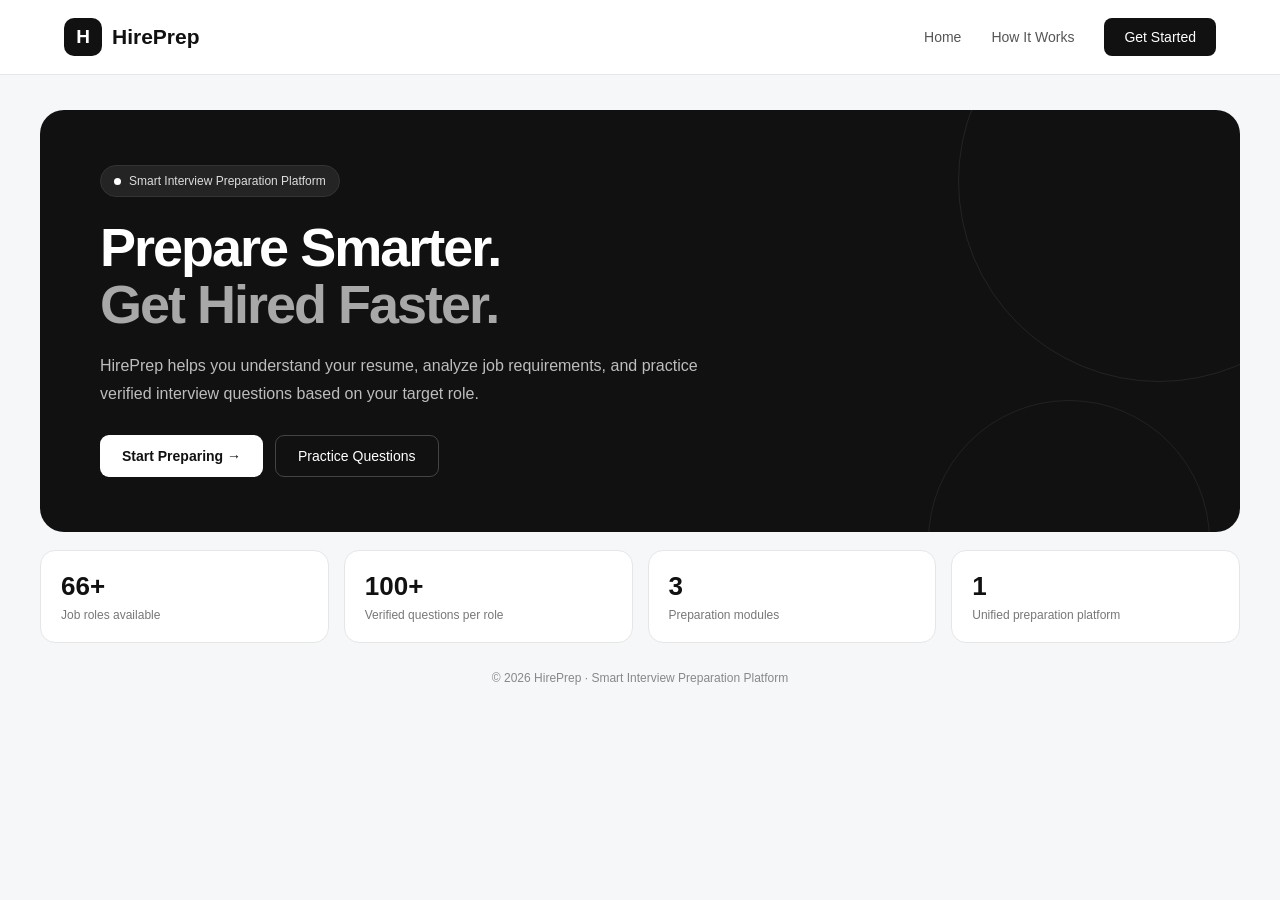
<file: frontend/index.html>
<!DOCTYPE html>
<html lang="en">

<head>
    <meta charset="UTF-8">
    <meta name="viewport" content="width=device-width, initial-scale=1.0">

    <title>HirePrep | Smart Interview Preparation</title>

    <style>
        * {
            box-sizing: border-box;
            margin: 0;
            padding: 0;
        }

        body {
            font-family: Arial, Helvetica, sans-serif;
            background: #f6f7f9;
            color: #111111;
        }

        a {
            text-decoration: none;
            color: inherit;
        }

        /* ================= NAVBAR ================= */

        .navbar {
            width: 100%;
            padding: 18px 5%;
            background: #ffffff;
            border-bottom: 1px solid #e8e8e8;
        }

        .navbar-inner {
            max-width: 1250px;
            margin: auto;
            display: flex;
            align-items: center;
            justify-content: space-between;
        }

        .brand {
            display: flex;
            align-items: center;
            gap: 10px;
        }

        .brand-logo {
            width: 38px;
            height: 38px;
            border-radius: 10px;
            background: #111111;
            color: white;
            display: flex;
            align-items: center;
            justify-content: center;
            font-weight: bold;
            font-size: 19px;
        }

        .brand-name {
            font-size: 21px;
            font-weight: 700;
        }

        .nav-links {
            display: flex;
            align-items: center;
            gap: 30px;
        }

        .nav-links a {
            font-size: 14px;
            color: #555555;
            transition: 0.2s;
        }

        .nav-links a:hover {
            color: #111111;
        }

        .nav-button {
            background: #111111;
            color: white !important;
            padding: 11px 20px;
            border-radius: 8px;
        }

        /* ================= MAIN ================= */

        .main {
            max-width: 1250px;
            margin: auto;
            padding: 35px 25px 50px;
        }

        /* ================= HERO ================= */

        .hero {
            background: #111111;
            color: white;
            border-radius: 24px;
            min-height: 410px;
            padding: 55px 60px;
            display: grid;
            grid-template-columns: 1.25fr 0.75fr;
            align-items: center;
            gap: 40px;
            overflow: hidden;
            position: relative;
        }

        .hero::before {
            content: "";
            position: absolute;
            width: 400px;
            height: 400px;
            border: 1px solid rgba(255,255,255,0.08);
            border-radius: 50%;
            right: -120px;
            top: -130px;
        }

        .hero::after {
            content: "";
            position: absolute;
            width: 280px;
            height: 280px;
            border: 1px solid rgba(255,255,255,0.07);
            border-radius: 50%;
            right: 30px;
            bottom: -150px;
        }

        .hero-content {
            position: relative;
            z-index: 2;
        }

        .hero-label {
            display: inline-flex;
            align-items: center;
            gap: 8px;
            background: #242424;
            border: 1px solid #333333;
            padding: 8px 13px;
            border-radius: 30px;
            font-size: 12px;
            color: #dddddd;
            margin-bottom: 22px;
        }

        .dot {
            width: 7px;
            height: 7px;
            border-radius: 50%;
            background: #ffffff;
        }

        .hero h1 {
            font-size: 54px;
            line-height: 1.05;
            letter-spacing: -2px;
            margin-bottom: 20px;
        }

        .hero h1 span {
            color: #a8a8a8;
        }

        .hero-description {
            max-width: 600px;
            font-size: 16px;
            line-height: 1.7;
            color: #bdbdbd;
            margin-bottom: 28px;
        }

        .hero-buttons {
            display: flex;
            gap: 12px;
            align-items: center;
        }

        .primary-btn {
            background: white;
            color: #111111;
            padding: 13px 22px;
            border-radius: 9px;
            font-size: 14px;
            font-weight: 600;
        }

        .secondary-btn {
            border: 1px solid #444444;
            color: white;
            padding: 12px 22px;
            border-radius: 9px;
            font-size: 14px;
        }

        /* ================= HERO VISUAL ================= */

        .hero-visual {
            position: relative;
            z-index: 2;
            display: flex;
            justify-content: center;
        }

        .dashboard-card {
            width: 330px;
            background: #1d1d1d;
            border: 1px solid #353535;
            border-radius: 18px;
            padding: 20px;
            box-shadow: 0 25px 60px rgba(0,0,0,0.35);
        }

        .dashboard-top {
            display: flex;
            justify-content: space-between;
            align-items: center;
            margin-bottom: 22px;
        }

        .dashboard-title {
            font-size: 14px;
            font-weight: 600;
        }

        .dashboard-status {
            font-size: 10px;
            padding: 5px 8px;
            border-radius: 20px;
            background: #303030;
            color: #cccccc;
        }

        .score-box {
            background: #282828;
            border-radius: 14px;
            padding: 20px;
            text-align: center;
            margin-bottom: 15px;
        }

        .score {
            font-size: 42px;
            font-weight: 700;
        }

        .score-label {
            font-size: 11px;
            color: #999999;
            margin-top: 5px;
        }

        .progress {
            height: 7px;
            background: #363636;
            border-radius: 10px;
            margin-top: 15px;
            overflow: hidden;
        }

        .progress-fill {
            width: 82%;
            height: 100%;
            background: #ffffff;
            border-radius: 10px;
        }

        .dashboard-row {
            display: grid;
            grid-template-columns: repeat(3, 1fr);
            gap: 8px;
        }

        .mini-card {
            background: #282828;
            border-radius: 10px;
            padding: 12px 8px;
            text-align: center;
        }

        .mini-number {
            font-size: 17px;
            font-weight: 700;
        }

        .mini-text {
            font-size: 9px;
            color: #999999;
            margin-top: 4px;
        }

        /* ================= STATS ================= */

        .stats {
            display: grid;
            grid-template-columns: repeat(4, 1fr);
            gap: 15px;
            margin-top: 18px;
        }

        .stat-card {
            background: white;
            border: 1px solid #e6e6e6;
            border-radius: 15px;
            padding: 20px;
        }

        .stat-number {
            font-size: 26px;
            font-weight: 700;
            margin-bottom: 6px;
        }

        .stat-text {
            font-size: 12px;
            color: #777777;
        }

        /* ================= SECTION TITLE ================= */

        .section-heading {
            text-align: center;
            margin: 55px 0 25px;
        }

        .section-heading h2 {
            font-size: 30px;
            margin-bottom: 9px;
        }

        .section-heading p {
            color: #777777;
            font-size: 14px;
        }

        /* ================= FEATURES ================= */

        .features {
            display: grid;
            grid-template-columns: repeat(3, 1fr);
            gap: 18px;
        }

        .feature-card {
            background: white;
            border: 1px solid #e5e5e5;
            border-radius: 17px;
            padding: 27px;
            transition: 0.25s;
        }

        .feature-card:hover {
            transform: translateY(-4px);
            box-shadow: 0 12px 30px rgba(0,0,0,0.07);
        }

        .feature-icon {
            width: 45px;
            height: 45px;
            border-radius: 12px;
            background: #111111;
            color: white;
            display: flex;
            align-items: center;
            justify-content: center;
            font-size: 18px;
            font-weight: bold;
            margin-bottom: 20px;
        }

        .feature-card h3 {
            font-size: 18px;
            margin-bottom: 10px;
        }

        .feature-card p {
            color: #777777;
            font-size: 13px;
            line-height: 1.7;
        }

        /* ================= HOW IT WORKS ================= */

        .workflow {
            background: white;
            border: 1px solid #e5e5e5;
            border-radius: 20px;
            padding: 35px;
            display: grid;
            grid-template-columns: repeat(4, 1fr);
            gap: 15px;
        }

        .step {
            position: relative;
            padding: 10px;
        }

        .step-number {
            font-size: 12px;
            color: #888888;
            margin-bottom: 14px;
        }

        .step h3 {
            font-size: 16px;
            margin-bottom: 8px;
        }

        .step p {
            color: #777777;
            font-size: 12px;
            line-height: 1.6;
        }

        /* ================= CTA ================= */

        .cta {
            margin-top: 55px;
            background: #111111;
            color: white;
            border-radius: 20px;
            padding: 40px;
            text-align: center;
        }

        .cta h2 {
            font-size: 30px;
            margin-bottom: 10px;
        }

        .cta p {
            color: #aaaaaa;
            font-size: 14px;
            margin-bottom: 22px;
        }

        .cta a {
            display: inline-block;
            background: white;
            color: #111111;
            padding: 12px 24px;
            border-radius: 8px;
            font-size: 14px;
            font-weight: 600;
        }

        /* ================= FOOTER ================= */

        .footer {
            text-align: center;
            padding: 28px 0 5px;
            color: #888888;
            font-size: 12px;
        }

        /* ================= RESPONSIVE ================= */

        @media (max-width: 900px) {

            .hero {
                grid-template-columns: 1fr;
                padding: 40px;
            }

            .hero-visual {
                display: none;
            }

            .hero h1 {
                font-size: 44px;
            }

            .stats {
                grid-template-columns: repeat(2, 1fr);
            }

            .features {
                grid-template-columns: 1fr;
            }

            .workflow {
                grid-template-columns: repeat(2, 1fr);
            }
        }

        @media (max-width: 600px) {

            .navbar {
                padding: 15px 20px;
            }

            .nav-links {
                gap: 12px;
            }

            .nav-links a:not(.nav-button) {
                display: none;
            }

            .main {
                padding: 20px 15px;
            }

            .hero {
                padding: 32px 25px;
                min-height: 430px;
            }

            .hero h1 {
                font-size: 38px;
            }

            .hero-description {
                font-size: 14px;
            }

            .hero-buttons {
                flex-direction: column;
                align-items: stretch;
            }

            .hero-buttons a {
                text-align: center;
            }

            .stats {
                grid-template-columns: 1fr 1fr;
            }

            .workflow {
                grid-template-columns: 1fr;
                padding: 25px;
            }

            .section-heading h2 {
                font-size: 25px;
            }

            .cta {
                padding: 30px 20px;
            }
        }
    </style>
</head>

<body>

    <!-- ================= NAVBAR ================= -->

    <header class="navbar">

        <div class="navbar-inner">

            <a href="index.html" class="brand">

                <div class="brand-logo">
                    H
                </div>

                <div class="brand-name">
                    HirePrep
                </div>

            </a>

            <nav class="nav-links">

                <a href="index.html">
                    Home
                </a>

                <a href="how-it-works.html">
                    How It Works
                </a>

                <a href="analyze.html" class="nav-button">
                    Get Started
                </a>

            </nav>

        </div>

    </header>


    <main class="main">

        <!-- ================= HERO ================= -->

        <section class="hero">

            <div class="hero-content">

                <div class="hero-label">
                    <span class="dot"></span>
                    Smart Interview Preparation Platform
                </div>

                <h1>
                    Prepare Smarter.<br>
                    <span>Get Hired Faster.</span>
                </h1>

                <p class="hero-description">
                    HirePrep helps you understand your resume, analyze
                    job requirements, and practice verified interview
                    questions based on your target role.
                </p>

                <div class="hero-buttons">

                    <a href="analyze.html" class="primary-btn">
                        Start Preparing →
                    </a>

                    <a href="question-settings.html" class="secondary-btn">
                        Practice Questions
                    </a>

                </div>

            </div>


           

                    </div>

                </div>

            </div>

        </section>


        <!-- ================= STATS ================= -->

        <section class="stats">

            <div class="stat-card">

                <div class="stat-number">
                    66+
                </div>

                <div class="stat-text">
                    Job roles available
                </div>

            </div>


            <div class="stat-card">

                <div class="stat-number">
                    100+
                </div>

                <div class="stat-text">
                    Verified questions per role
                </div>

            </div>


            <div class="stat-card">

                <div class="stat-number">
                    3
                </div>

                <div class="stat-text">
                    Preparation modules
                </div>

            </div>


            <div class="stat-card">

                <div class="stat-number">
                    1
                </div>

                <div class="stat-text">
                    Unified preparation platform
                </div>

            </div>

        </section>
        <div class="footer">
            © 2026 HirePrep · Smart Interview Preparation Platform
        </div>

    </main>

</body>

</html>
</file>
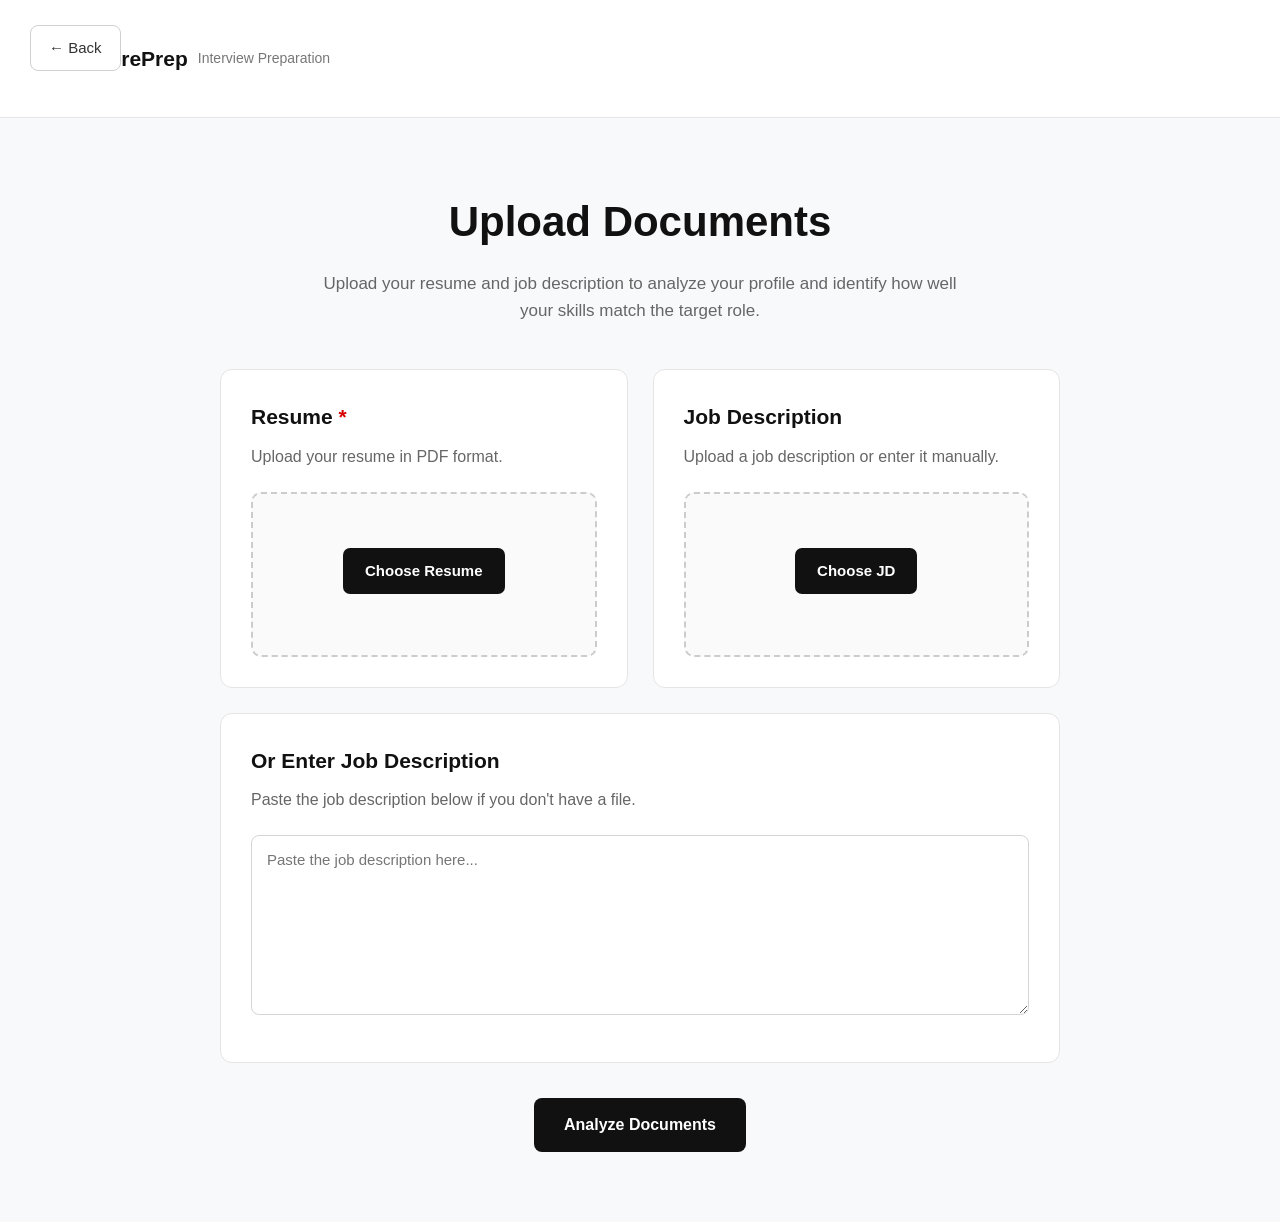
<file: frontend/analyze.html>
<!DOCTYPE html>

<html lang="en">
<head>
    <meta charset="UTF-8">
    <meta name="viewport" content="width=device-width, initial-scale=1.0">
    <title>HirePrep - Upload Documents</title>
    <link rel="stylesheet" href="style.css">


<style>
    /* =========================
       NAVBAR
    ========================= */
    .navbar {
        width: 100%;
        background: #ffffff;
        border-bottom: 1px solid #e5e5e5;
    }

    .navbar-container {
        width: 100%;
        max-width: 1200px;
        margin: 0 auto;
        padding: 18px 30px;
        display: flex !important;
        flex-direction: row !important;
        align-items: center !important;
        justify-content: space-between !important;
        box-sizing: border-box;
    }

    .brand {
        display: flex !important;
        flex-direction: row !important;
        align-items: center !important;
        gap: 10px;
        text-decoration: none;
        white-space: nowrap;
    }

    .brand-logo {
        font-size: 28px;
        font-weight: 700;
        color: #111111;
    }

    .brand-name {
        font-size: 21px;
        font-weight: 700;
        color: #111111;
    }

    .brand-tagline {
        font-size: 14px;
        color: #777777;
    }

    /* =========================
       PAGE
    ========================= */
    .page-container {
        max-width: 900px;
        margin: 0 auto;
        padding: 70px 30px;
    }

    .page-header {
        text-align: center;
        margin-bottom: 45px;
    }

    .page-header h1 {
        margin: 0 0 15px;
        font-size: 42px;
        color: #111111;
    }

    .page-header p {
        margin: 0 auto;
        max-width: 650px;
        font-size: 17px;
        line-height: 1.6;
        color: #666666;
    }

    /* =========================
       UPLOAD CARDS
    ========================= */
    .upload-grid {
        display: grid;
        grid-template-columns: repeat(2, 1fr);
        gap: 25px;
    }

    .upload-card {
        padding: 30px;
        background: #ffffff;
        border: 1px solid #e5e5e5;
        border-radius: 12px;
        box-sizing: border-box;
    }

    .upload-card h2 {
        margin: 0 0 10px;
        font-size: 21px;
        color: #111111;
    }

    .required {
        color: #d60000;
        font-weight: 700;
    }

    .upload-card p {
        margin: 0 0 22px;
        color: #666666;
        line-height: 1.6;
    }

    .upload-area {
        padding: 30px 20px;
        border: 2px dashed #cccccc;
        border-radius: 10px;
        text-align: center;
        background: #fafafa;
    }

    .upload-area input[type="file"] {
        width: 100%;
        margin-bottom: 15px;
    }

    .upload-button {
        display: inline-block;
        padding: 11px 22px;
        border: none;
        border-radius: 7px;
        background: #111111;
        color: #ffffff;
        font-size: 15px;
        font-weight: 600;
        cursor: pointer;
    }

    .upload-button:hover {
        background: #333333;
    }

    /* =========================
       UPLOAD STATUS MESSAGE
    ========================= */
    .upload-status {
        margin-top: 12px;
        min-height: 20px;
        font-size: 14px;
        font-weight: 500;
        text-align: left;
    }

    .upload-status.success {
        color: #16803c;
    }

    .upload-status.error {
        color: #d60000;
    }

    /* =========================
       TEXT INPUT
    ========================= */
    .text-input {
        width: 100%;
        min-height: 180px;
        padding: 15px;
        border: 1px solid #d5d5d5;
        border-radius: 8px;
        box-sizing: border-box;
        font-family: inherit;
        font-size: 15px;
        resize: vertical;
    }

    .text-input:focus {
        outline: none;
        border-color: #777777;
    }

    .jd-text-status {
        margin-top: 10px;
        font-size: 14px;
        font-weight: 500;
    }

    /* =========================
       ACTION BUTTON
    ========================= */
    .action-section {
        margin-top: 35px;
        text-align: center;
    }

    .analyze-button {
        display: inline-block;
        padding: 14px 30px;
        border: none;
        border-radius: 8px;
        background: #111111;
        color: #ffffff;
        font-size: 16px;
        font-weight: 600;
        cursor: pointer;
    }

    .analyze-button:hover {
        background: #333333;
    }

    /* =========================
       BACK BUTTON
    ========================= */
    .top-back {
        display: inline-block;
        margin-bottom: 25px;
        color: #333333;
        text-decoration: none;
        font-size: 15px;
        font-weight: 500;
    }

    .top-back:hover {
        color: #000000;
    }

    /* =========================
       MOBILE
    ========================= */
    @media (max-width: 800px) {
        .navbar-container {
            flex-direction: column !important;
            gap: 18px;
        }

        .upload-grid {
            grid-template-columns: 1fr;
        }

        .page-header h1 {
            font-size: 34px;
        }
    }
</style>

</head>

<body>

<!-- =========================
     NAVBAR
========================= -->
<header class="navbar">
    <div class="navbar-container">
        <a href="index.html" class="brand">
            <span class="brand-logo">H</span>
            <span class="brand-name">HirePrep</span>
            <span class="brand-tagline">Interview Preparation</span>
        </a>
    </div>
</header>

<!-- =========================
     MAIN
========================= -->
<main class="page-container">

    <a href="index.html" class="top-back">
        ← Back
    </a>

    <div class="page-header">
        <h1>Upload Documents</h1>

        <p>
            Upload your resume and job description to analyze
            your profile and identify how well your skills
            match the target role.
        </p>
    </div>

    <!-- =========================
         UPLOAD SECTION
    ========================= -->
    <section class="upload-grid">

        <!-- RESUME -->
        <div class="upload-card">

            <h2>
                Resume <span class="required">*</span>
            </h2>

            <p>
                Upload your resume in PDF format.
            </p>

            <div class="upload-area">

                <input
                    type="file"
                    id="resumeFile"
                    accept=".pdf"
                >

                <br>

                <button
                    type="button"
                    class="upload-button"
                    onclick="document.getElementById('resumeFile').click()"
                >
                    Choose Resume
                </button>

                <div
                    id="resumeStatus"
                    class="upload-status"
                ></div>

            </div>
        </div>

        <!-- JOB DESCRIPTION -->
        <div class="upload-card">

            <h2>
                Job Description 
            </h2>

            <p>
                Upload a job description or enter it manually.
            </p>

            <div class="upload-area">

                <input
                    type="file"
                    id="jdFile"
                    accept=".pdf,.docx,.txt"
                >

                <br>

                <button
                    type="button"
                    class="upload-button"
                    onclick="document.getElementById('jdFile').click()"
                >
                    Choose JD
                </button>

                <div
                    id="jdStatus"
                    class="upload-status"
                ></div>

            </div>
        </div>

    </section>

    <!-- =========================
         TEXT JD
    ========================= -->
    <section
        class="upload-card"
        style="margin-top: 25px;"
    >

        <h2>
            Or Enter Job Description
        </h2>

        <p>
            Paste the job description below if you don't have
            a file.
        </p>

        <textarea
            id="jdText"
            class="text-input"
            placeholder="Paste the job description here..."
        ></textarea>

        <div
            id="jdTextStatus"
            class="jd-text-status"
        ></div>

    </section>

    <!-- =========================
         ACTION
    ========================= -->
    <div class="action-section">

        <button
            type="button"
            class="analyze-button"
            onclick="startAnalysis()"
        >
            Analyze Documents
        </button>

    </div>

</main>


<script>

    /* =========================
       RESUME FILE MESSAGE
    ========================= */

    document
        .getElementById("resumeFile")
        .addEventListener("change", function () {

            const status =
                document.getElementById("resumeStatus");

            if (this.files.length > 0) {

                status.textContent =
                    "✓ Resume uploaded: " + this.files[0].name;

                status.className =
                    "upload-status success";

            } else {

                status.textContent = "";

            }

        });


    /* =========================
       JD FILE MESSAGE
    ========================= */

    document
        .getElementById("jdFile")
        .addEventListener("change", function () {

            const status =
                document.getElementById("jdStatus");

            const text =
                document.getElementById("jdText");

            if (this.files.length > 0) {

                status.textContent =
                    "✓ Job description uploaded: " +
                    this.files[0].name;

                status.className =
                    "upload-status success";

                /*
                   Clear manually entered JD because
                   uploaded file is being used.
                */
                text.value = "";

                document.getElementById("jdTextStatus").textContent = "";

            } else {

                status.textContent = "";

            }

        });


    /* =========================
       MANUAL JD MESSAGE
    ========================= */

    document
        .getElementById("jdText")
        .addEventListener("input", function () {

            const status =
                document.getElementById("jdTextStatus");

            const jdFile =
                document.getElementById("jdFile");

            if (this.value.trim()) {

                status.textContent =
                    "✓ Job description entered manually.";

                status.style.color = "#16803c";

                /*
                   Clear uploaded JD when user starts
                   typing a manual JD.
                */
                jdFile.value = "";

                document.getElementById("jdStatus").textContent = "";

            } else {

                status.textContent = "";

            }

        });


    /* =========================
       START ANALYSIS
    ========================= */

    async function startAnalysis() {

        const resumeFile =
            document.getElementById("resumeFile").files[0];

        const jdFile =
            document.getElementById("jdFile").files[0];

        const jdText =
            document.getElementById("jdText").value.trim();

        const button =
            document.querySelector(".analyze-button");


        /* =========================
           VALIDATION
        ========================= */

        if (!resumeFile) {

            document.getElementById("resumeStatus").textContent =
                "⚠ Please upload your resume.";

            document.getElementById("resumeStatus").className =
                "upload-status error";

            alert("Please upload your resume.");

            return;
        }


        if (!jdFile && !jdText) {

            const jdStatus =
                document.getElementById("jdStatus");

            const jdTextStatus =
                document.getElementById("jdTextStatus");

            jdStatus.textContent =
                "⚠ Please upload a job description or enter it manually.";

            jdStatus.className =
                "upload-status error";

            jdTextStatus.textContent =
                "⚠ Job description is required.";

            jdTextStatus.style.color =
                "#d60000";

            alert(
                "Please upload a job description or enter it manually."
            );

            return;
        }


        /* =========================
           LOADING
        ========================= */

        button.disabled = true;
        button.textContent = "Analyzing...";


        try {

            /* =========================
               1. RESUME ANALYSIS
            ========================= */

            const resumeFormData =
                new FormData();

            resumeFormData.append(
                "file",
                resumeFile
            );


            const resumeResponse =
                await fetch(
                    "http://127.0.0.1:8000/analyze-resume",
                    {
                        method: "POST",
                        body: resumeFormData
                    }
                );


            const resumeAnalysis =
                await resumeResponse.json();


            if (
                !resumeResponse.ok ||
                resumeAnalysis.error
            ) {

                throw new Error(
                    resumeAnalysis.error ||
                    "Resume analysis failed."
                );

            }


            /* =========================
               2. JOB DESCRIPTION ANALYSIS
            ========================= */

            let jdAnalysis;


            if (jdFile) {

                const jdFormData =
                    new FormData();

                jdFormData.append(
                    "file",
                    jdFile
                );


                const jdResponse =
                    await fetch(
                        "http://127.0.0.1:8000/analyze-job-description-file",
                        {
                            method: "POST",
                            body: jdFormData
                        }
                    );


                jdAnalysis =
                    await jdResponse.json();


                if (
                    !jdResponse.ok ||
                    jdAnalysis.error
                ) {

                    throw new Error(
                        jdAnalysis.error ||
                        "Job description analysis failed."
                    );

                }

            } else {

                const jdResponse =
                    await fetch(
                        "http://127.0.0.1:8000/analyze-job-description",
                        {
                            method: "POST",
                            headers: {
                                "Content-Type": "application/json"
                            },
                            body: JSON.stringify({
                                job_description: jdText
                            })
                        }
                    );


                jdAnalysis =
                    await jdResponse.json();


                if (
                    !jdResponse.ok ||
                    jdAnalysis.error
                ) {

                    throw new Error(
                        jdAnalysis.error ||
                        "Job description analysis failed."
                    );

                }

            }


            /* =========================
               SAVE RESULTS
            ========================= */

            sessionStorage.setItem(
                "resumeAnalysis",
                JSON.stringify(resumeAnalysis)
            );


            sessionStorage.setItem(
                "jdAnalysis",
                JSON.stringify(jdAnalysis)
            );


            sessionStorage.setItem(
                "resumeFileName",
                resumeFile.name
            );


            if (jdFile) {

                sessionStorage.setItem(
                    "jdFileName",
                    jdFile.name
                );

                sessionStorage.removeItem(
                    "jdText"
                );

            }


            if (jdText) {

                sessionStorage.setItem(
                    "jdText",
                    jdText
                );

                sessionStorage.removeItem(
                    "jdFileName"
                );

            }


            /* =========================
               GO TO RESULTS
            ========================= */

            window.location.href =
                "results.html";

        }


        catch (error) {

            console.error(
                "Analysis error:",
                error
            );


            alert(
                "Unable to analyze the documents.\n\n" +
                error.message
            );


            button.disabled = false;

            button.textContent =
                "Analyze Documents";

        }

    }

</script>


</body>
</html>
</file>
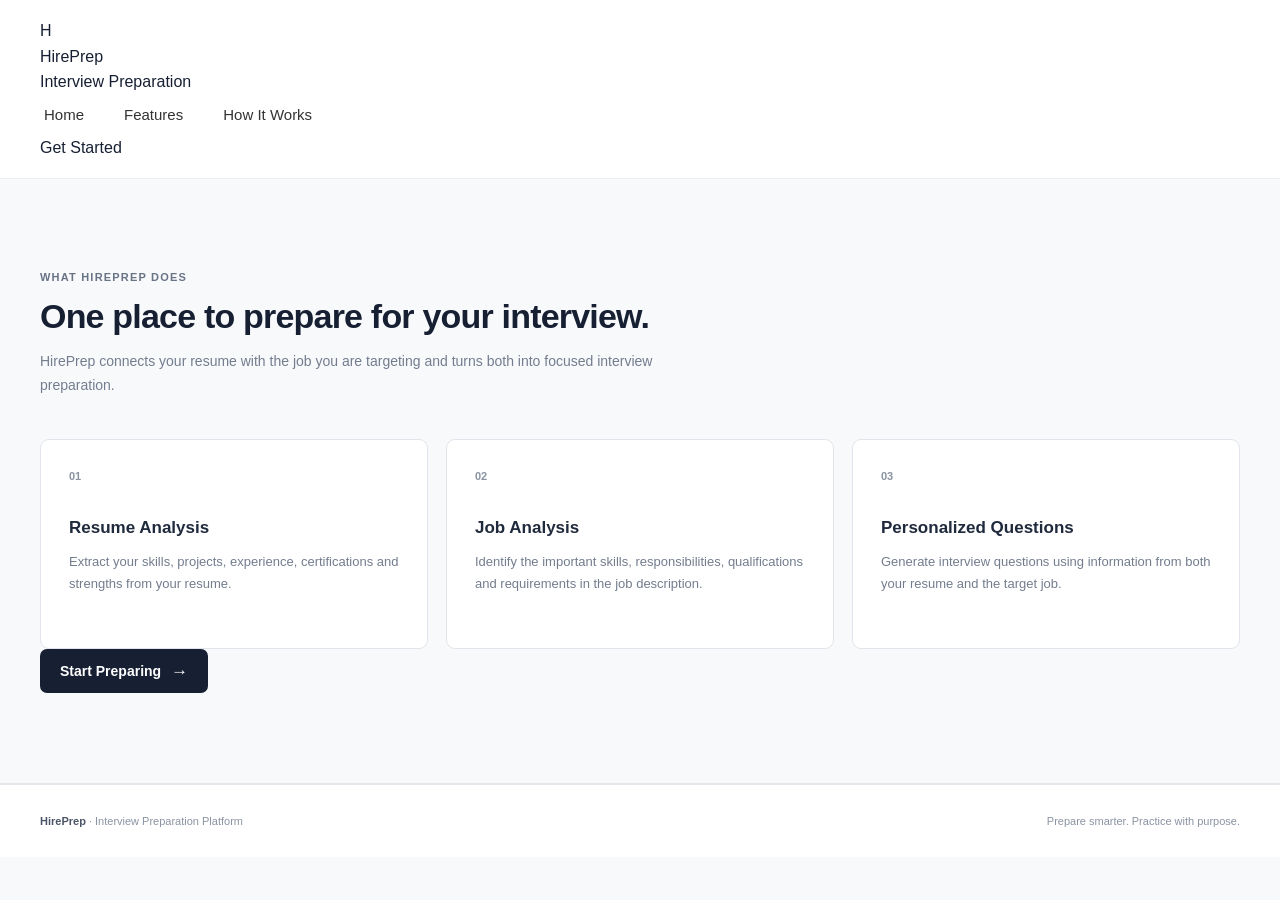
<file: frontend/features.html>
<!DOCTYPE html>
<html lang="en">

<head>

    <meta charset="UTF-8">
    <meta name="viewport" content="width=device-width, initial-scale=1.0">

    <title>Features | HirePrep</title>

    <link rel="stylesheet" href="style.css">

</head>

<body>

    <!-- Navigation -->
    <header class="navbar">

        <div class="nav-container">

            <a href="index.html" class="brand">

                <div class="brand-logo">
                    H
                </div>

                <div class="brand-info">

                    <div class="brand-name">
                        HirePrep
                    </div>

                    <div class="brand-subtitle">
                        Interview Preparation
                    </div>

                </div>

            </a>


            <nav class="nav-links">

                <a href="index.html">
                    Home
                </a>

                <a href="features.html">
                    Features
                </a>

                <a href="how-it-works.html">
                    How It Works
                </a>

            </nav>


            <a href="analyze.html" class="nav-button">
                Get Started
            </a>

        </div>

    </header>


    <main>

        <section class="features-section">

            <div class="container">

                <div class="section-heading">

                    <div class="section-label">
                        WHAT HIREPREP DOES
                    </div>

                    <h2>
                        One place to prepare for your interview.
                    </h2>

                    <p>

                        HirePrep connects your resume with the job
                        you are targeting and turns both into
                        focused interview preparation.

                    </p>

                </div>


                <div class="feature-grid">


                    <!-- Feature 1 -->
                    <article class="feature-card">

                        <div class="feature-number">
                            01
                        </div>

                        <h3>
                            Resume Analysis
                        </h3>

                        <p>

                            Extract your skills, projects,
                            experience, certifications and
                            strengths from your resume.

                        </p>

                    </article>


                    <!-- Feature 2 -->
                    <article class="feature-card">

                        <div class="feature-number">
                            02
                        </div>

                        <h3>
                            Job Analysis
                        </h3>

                        <p>

                            Identify the important skills,
                            responsibilities, qualifications
                            and requirements in the job description.

                        </p>

                    </article>


                    <!-- Feature 3 -->
                    <article class="feature-card">

                        <div class="feature-number">
                            03
                        </div>

                        <h3>
                            Personalized Questions
                        </h3>

                        <p>

                            Generate interview questions using
                            information from both your resume
                            and the target job.

                        </p>

                    </article>


                </div>


                <div class="results-actions">

                    <a href="analyze.html" class="primary-btn">

                        Start Preparing

                        <span>
                            →
                        </span>

                    </a>

                </div>

            </div>

        </section>

    </main>


    <!-- Footer -->
    <footer class="footer">

        <div class="container footer-content">

            <div>

                <strong>
                    HirePrep
                </strong>

                <span>
                    · Interview Preparation Platform
                </span>

            </div>


            <span>
                Prepare smarter. Practice with purpose.
            </span>

        </div>

    </footer>

</body>

</html>
</file>
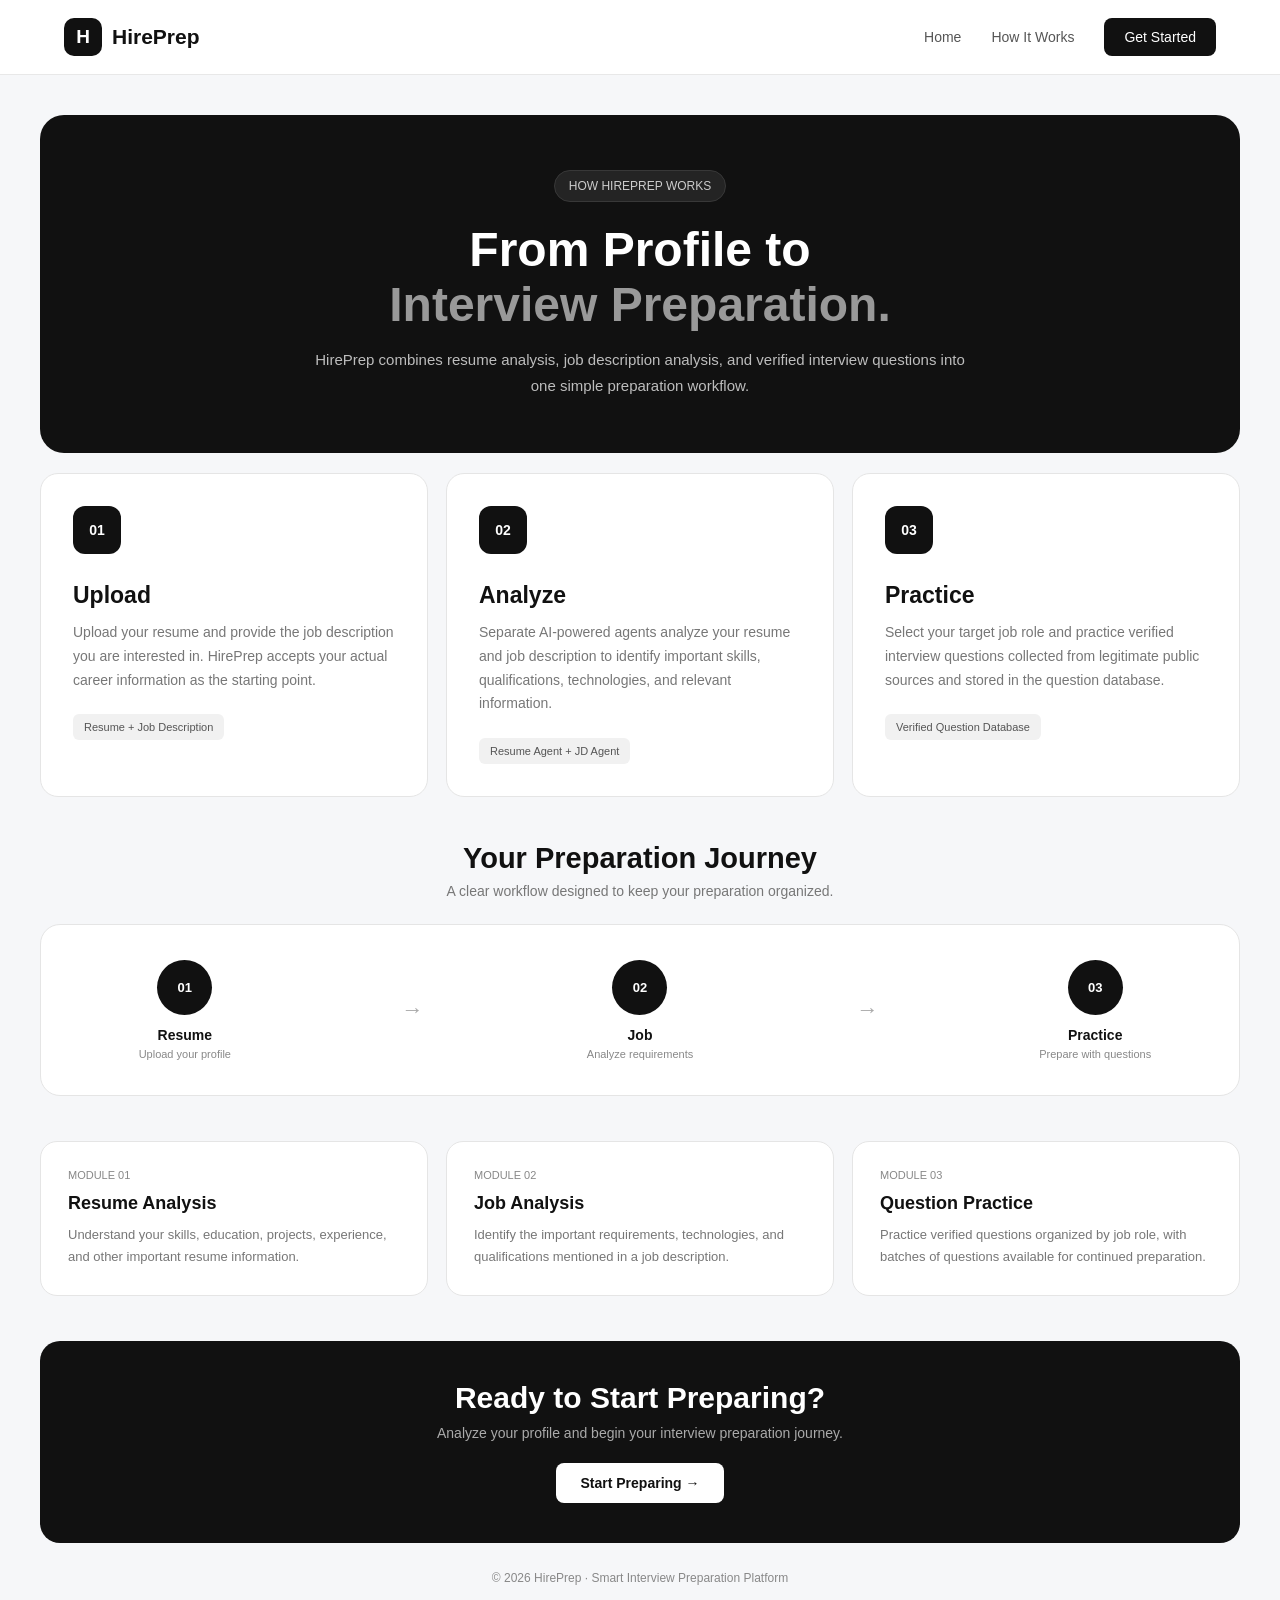
<file: frontend/how-it-works.html>
<!DOCTYPE html>
<html lang="en">

<head>
    <meta charset="UTF-8">
    <meta name="viewport" content="width=device-width, initial-scale=1.0">

    <title>HirePrep | How It Works</title>

    <style>

        * {
            box-sizing: border-box;
            margin: 0;
            padding: 0;
        }

        body {
            font-family: Arial, Helvetica, sans-serif;
            background: #f6f7f9;
            color: #111111;
        }

        a {
            text-decoration: none;
            color: inherit;
        }

        /* ================= NAVBAR ================= */

        .navbar {
            width: 100%;
            padding: 18px 5%;
            background: #ffffff;
            border-bottom: 1px solid #e8e8e8;
        }

        .navbar-inner {
            max-width: 1250px;
            margin: auto;

            display: flex;
            align-items: center;
            justify-content: space-between;
        }

        .brand {
            display: flex;
            align-items: center;
            gap: 10px;
        }

        .brand-logo {
            width: 38px;
            height: 38px;

            border-radius: 10px;

            background: #111111;
            color: #ffffff;

            display: flex;
            align-items: center;
            justify-content: center;

            font-weight: bold;
            font-size: 19px;
        }

        .brand-name {
            font-size: 21px;
            font-weight: 700;
        }

        .nav-links {
            display: flex;
            align-items: center;
            gap: 30px;
        }

        .nav-links a {
            font-size: 14px;
            color: #555555;
        }

        .nav-links a:hover {
            color: #111111;
        }

        .nav-button {
            background: #111111;
            color: #ffffff !important;

            padding: 11px 20px;

            border-radius: 8px;
        }

        /* ================= MAIN ================= */

        .main {
            max-width: 1250px;
            margin: auto;

            padding: 40px 25px 60px;
        }

        /* ================= HEADER ================= */

        .page-header {
            background: #111111;
            color: #ffffff;

            border-radius: 24px;

            padding: 55px 60px;

            text-align: center;

            margin-bottom: 20px;
        }

        .page-label {
            display: inline-block;

            padding: 8px 14px;

            border-radius: 30px;

            background: #242424;
            border: 1px solid #383838;

            color: #cccccc;

            font-size: 12px;

            margin-bottom: 20px;
        }

        .page-header h1 {
            font-size: 48px;
            margin-bottom: 15px;
        }

        .page-header h1 span {
            color: #999999;
        }

        .page-header p {
            max-width: 650px;
            margin: auto;

            color: #bdbdbd;

            font-size: 15px;
            line-height: 1.7;
        }

        /* ================= PROCESS ================= */

        .process {
            display: grid;
            grid-template-columns: repeat(3, 1fr);

            gap: 18px;

            margin-top: 20px;
        }

        .process-card {
            background: #ffffff;

            border: 1px solid #e5e5e5;

            border-radius: 18px;

            padding: 32px;

            min-height: 280px;

            position: relative;

            transition: 0.25s;
        }

        .process-card:hover {
            transform: translateY(-5px);

            box-shadow: 0 12px 30px rgba(0,0,0,0.07);
        }

        .step-number {
            width: 48px;
            height: 48px;

            background: #111111;
            color: #ffffff;

            border-radius: 12px;

            display: flex;
            align-items: center;
            justify-content: center;

            font-size: 14px;
            font-weight: 700;

            margin-bottom: 28px;
        }

        .process-card h2 {
            font-size: 23px;

            margin-bottom: 12px;
        }

        .process-card p {
            color: #777777;

            font-size: 14px;

            line-height: 1.7;
        }

        .process-tag {
            display: inline-block;

            margin-top: 22px;

            padding: 7px 11px;

            background: #f1f1f1;

            border-radius: 6px;

            font-size: 11px;

            color: #555555;
        }

        /* ================= FLOW ================= */

        .flow-section {
            margin-top: 45px;
        }

        .section-title {
            text-align: center;

            margin-bottom: 25px;
        }

        .section-title h2 {
            font-size: 29px;

            margin-bottom: 8px;
        }

        .section-title p {
            color: #777777;

            font-size: 14px;
        }

        .flow-box {
            background: #ffffff;

            border: 1px solid #e5e5e5;

            border-radius: 20px;

            padding: 35px;

            display: grid;

            grid-template-columns: repeat(5, 1fr);

            align-items: center;

            gap: 10px;
        }

        .flow-item {
            text-align: center;
        }

        .flow-icon {
            width: 55px;
            height: 55px;

            margin: 0 auto 12px;

            background: #111111;
            color: #ffffff;

            border-radius: 50%;

            display: flex;
            align-items: center;
            justify-content: center;

            font-size: 13px;
            font-weight: 700;
        }

        .flow-item h3 {
            font-size: 14px;

            margin-bottom: 5px;
        }

        .flow-item p {
            color: #888888;

            font-size: 11px;
        }

        .arrow {
            text-align: center;

            font-size: 22px;

            color: #aaaaaa;
        }

        /* ================= MODULES ================= */

        .modules {
            margin-top: 45px;

            display: grid;

            grid-template-columns: repeat(3, 1fr);

            gap: 18px;
        }

        .module {
            background: #ffffff;

            border: 1px solid #e5e5e5;

            border-radius: 17px;

            padding: 27px;
        }

        .module-number {
            font-size: 11px;

            color: #888888;

            margin-bottom: 12px;
        }

        .module h3 {
            font-size: 18px;

            margin-bottom: 10px;
        }

        .module p {
            color: #777777;

            font-size: 13px;

            line-height: 1.7;
        }

        /* ================= CTA ================= */

        .cta {
            margin-top: 45px;

            background: #111111;

            color: #ffffff;

            border-radius: 20px;

            padding: 40px;

            text-align: center;
        }

        .cta h2 {
            font-size: 30px;

            margin-bottom: 10px;
        }

        .cta p {
            color: #aaaaaa;

            font-size: 14px;

            margin-bottom: 22px;
        }

        .cta a {
            display: inline-block;

            background: #ffffff;

            color: #111111;

            padding: 12px 24px;

            border-radius: 8px;

            font-size: 14px;

            font-weight: 600;
        }

        /* ================= FOOTER ================= */

        .footer {
            text-align: center;

            padding-top: 28px;

            color: #888888;

            font-size: 12px;
        }

        /* ================= RESPONSIVE ================= */

        @media (max-width: 900px) {

            .process {
                grid-template-columns: 1fr;
            }

            .flow-box {
                grid-template-columns: 1fr;
            }

            .arrow {
                transform: rotate(90deg);
            }

            .modules {
                grid-template-columns: 1fr;
            }

        }

        @media (max-width: 600px) {

            .navbar {
                padding: 15px 20px;
            }

            .nav-links {
                gap: 10px;
            }

            .nav-links a:not(.nav-button) {
                display: none;
            }

            .main {
                padding: 20px 15px 40px;
            }

            .page-header {
                padding: 40px 25px;
            }

            .page-header h1 {
                font-size: 36px;
            }

        }

    </style>

</head>


<body>


    <!-- ================= NAVBAR ================= -->

    <header class="navbar">

        <div class="navbar-inner">

            <a href="index.html" class="brand">

                <div class="brand-logo">
                    H
                </div>

                <div class="brand-name">
                    HirePrep
                </div>

            </a>


            <nav class="nav-links">

                <a href="index.html">
                    Home
                </a>

                <a href="how-it-works.html">
                    How It Works
                </a>

                <a href="analyze.html" class="nav-button">
                    Get Started
                </a>

            </nav>

        </div>

    </header>



    <main class="main">


        <!-- ================= PAGE HEADER ================= -->

        <section class="page-header">

            <div class="page-label">
                HOW HIREPREP WORKS
            </div>

            <h1>
                From Profile to<br>
                <span>Interview Preparation.</span>
            </h1>

            <p>
                HirePrep combines resume analysis, job description
                analysis, and verified interview questions into one
                simple preparation workflow.
            </p>

        </section>



        <!-- ================= THREE STEPS ================= -->

        <section class="process">


            <div class="process-card">

                <div class="step-number">
                    01
                </div>

                <h2>
                    Upload
                </h2>

                <p>
                    Upload your resume and provide the job description
                    you are interested in. HirePrep accepts your actual
                    career information as the starting point.
                </p>

                <div class="process-tag">
                    Resume + Job Description
                </div>

            </div>



            <div class="process-card">

                <div class="step-number">
                    02
                </div>

                <h2>
                    Analyze
                </h2>

                <p>
                    Separate AI-powered agents analyze your resume and
                    job description to identify important skills,
                    qualifications, technologies, and relevant information.
                </p>

                <div class="process-tag">
                    Resume Agent + JD Agent
                </div>

            </div>



            <div class="process-card">

                <div class="step-number">
                    03
                </div>

                <h2>
                    Practice
                </h2>

                <p>
                    Select your target job role and practice verified
                    interview questions collected from legitimate public
                    sources and stored in the question database.
                </p>

                <div class="process-tag">
                    Verified Question Database
                </div>

            </div>


        </section>



        <!-- ================= FLOW ================= -->

        <section class="flow-section">

            <div class="section-title">

                <h2>
                    Your Preparation Journey
                </h2>

                <p>
                    A clear workflow designed to keep your preparation organized.
                </p>

            </div>


            <div class="flow-box">


                <div class="flow-item">

                    <div class="flow-icon">
                        01
                    </div>

                    <h3>
                        Resume
                    </h3>

                    <p>
                        Upload your profile
                    </p>

                </div>


                <div class="arrow">
                    →
                </div>


                <div class="flow-item">

                    <div class="flow-icon">
                        02
                    </div>

                    <h3>
                        Job
                    </h3>

                    <p>
                        Analyze requirements
                    </p>

                </div>


                <div class="arrow">
                    →
                </div>


                <div class="flow-item">

                    <div class="flow-icon">
                        03
                    </div>

                    <h3>
                        Practice
                    </h3>

                    <p>
                        Prepare with questions
                    </p>

                </div>


            </div>

        </section>



        <!-- ================= MODULES ================= -->

        <section class="modules">


            <div class="module">

                <div class="module-number">
                    MODULE 01
                </div>

                <h3>
                    Resume Analysis
                </h3>

                <p>
                    Understand your skills, education, projects,
                    experience, and other important resume information.
                </p>

            </div>



            <div class="module">

                <div class="module-number">
                    MODULE 02
                </div>

                <h3>
                    Job Analysis
                </h3>

                <p>
                    Identify the important requirements, technologies,
                    and qualifications mentioned in a job description.
                </p>

            </div>



            <div class="module">

                <div class="module-number">
                    MODULE 03
                </div>

                <h3>
                    Question Practice
                </h3>

                <p>
                    Practice verified questions organized by job role,
                    with batches of questions available for continued preparation.
                </p>

            </div>


        </section>



        <!-- ================= CTA ================= -->

        <section class="cta">

            <h2>
                Ready to Start Preparing?
            </h2>

            <p>
                Analyze your profile and begin your interview preparation journey.
            </p>

            <a href="analyze.html">
                Start Preparing →
            </a>

        </section>



        <div class="footer">

            © 2026 HirePrep · Smart Interview Preparation Platform

        </div>


    </main>


</body>

</html>
</file>
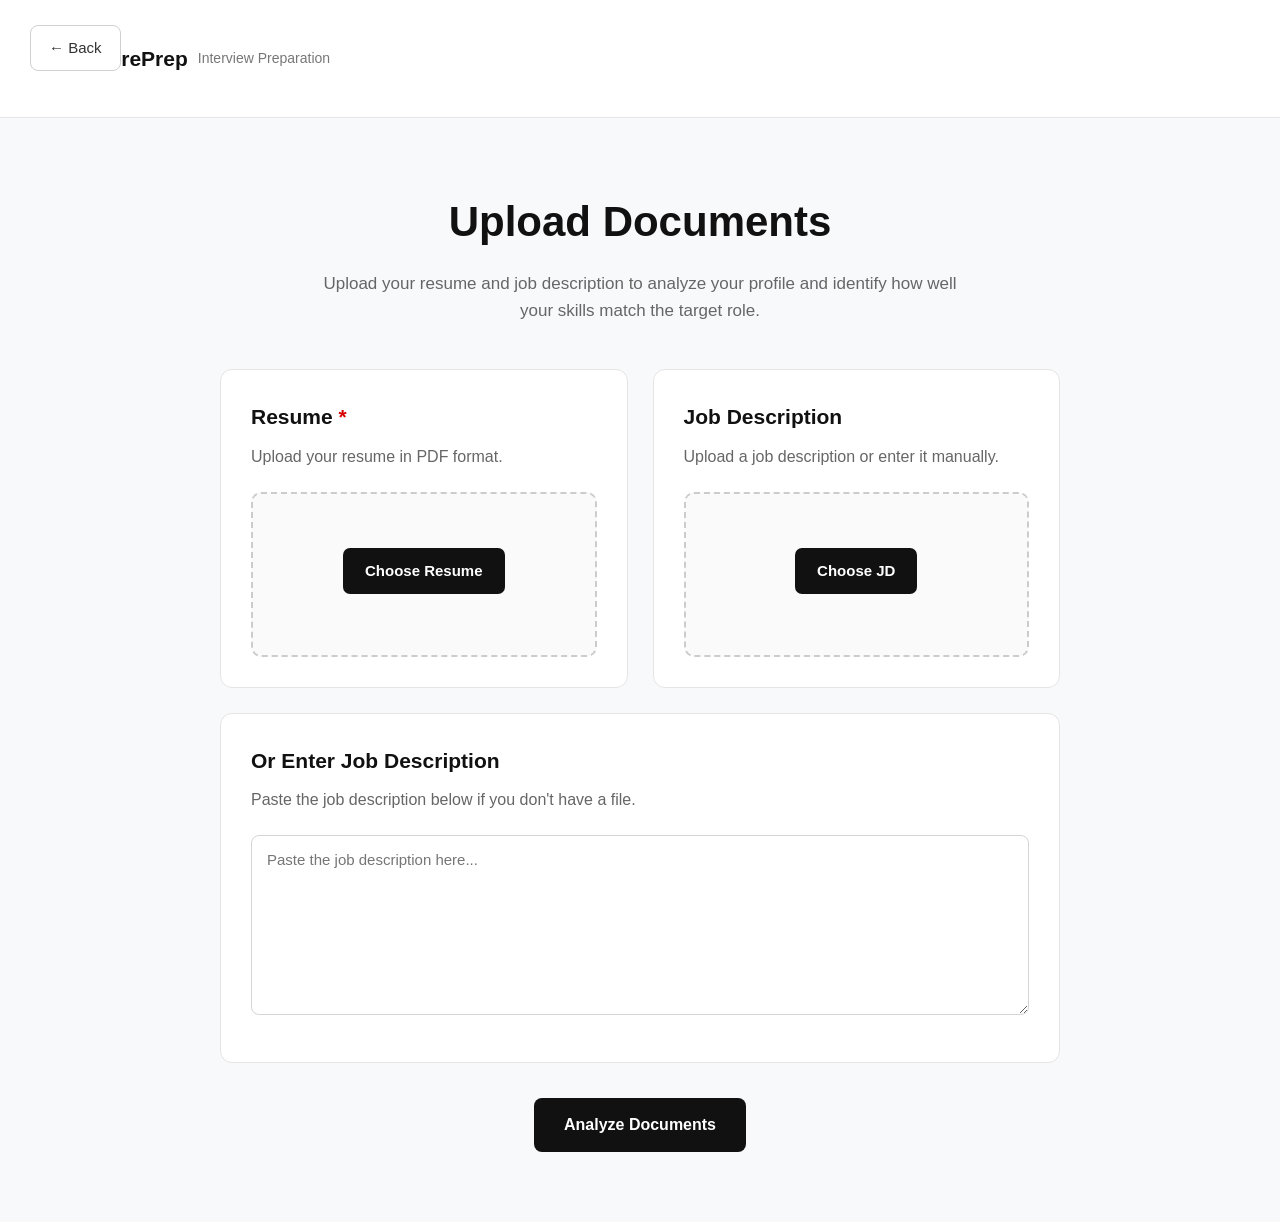
<file: frontend/jd-results.html>
<!DOCTYPE html>
<html lang="en">

<head>
    <meta charset="UTF-8">
    <meta name="viewport" content="width=device-width, initial-scale=1.0">

    <title>Job Description Analysis | HirePrep</title>

    <link rel="stylesheet" href="style.css">
</head>

<body>

    <header class="navbar">

        <div class="nav-container">

            <a href="index.html" class="logo">
                HirePrep
            </a>

            <nav class="nav-links">
                <a href="index.html">Home</a>
                <a href="analyze.html">Analyze</a>
            </nav>

        </div>

    </header>


    <main class="results-page">

        <div class="container">
            <a href="resume-results.html" class="top-back-btn">
                ← Back 
            </a>

            <div class="results-heading">

                <span class="section-label">
                    STEP 03 · JOB DESCRIPTION ANALYSIS
                </span>

                <h1>
                    Job Description Analysis
                </h1>

                <p>
                    Here is the complete analysis of the job description.
                </p>

            </div>


            <!-- Job Details -->
            <section class="result-section">

                <div class="result-section-header">
                    <h2>Job Details</h2>
                </div>

                <div class="result-grid">

                    <div class="result-card result-card-wide">
                        <div id="jdJobDetails">
                            Loading...
                        </div>
                    </div>

                </div>

            </section>


            <!-- Required Skills -->
            <section class="result-section">

                <div class="result-section-header">
                    <h2>Required Skills</h2>
                </div>

                <div class="result-grid">

                    <div class="result-card result-card-wide">
                        <div id="jdRequiredSkills">
                            Loading...
                        </div>
                    </div>

                </div>

            </section>


            <!-- Preferred Skills -->
            <section class="result-section">

                <div class="result-section-header">
                    <h2>Preferred Skills</h2>
                </div>

                <div class="result-grid">

                    <div class="result-card result-card-wide">
                        <div id="jdPreferredSkills">
                            Loading...
                        </div>
                    </div>

                </div>

            </section>


            <!-- Programming Languages -->
            <section class="result-section">

                <div class="result-section-header">
                    <h2>Programming Languages</h2>
                </div>

                <div class="result-grid">

                    <div class="result-card result-card-wide">
                        <div id="jdLanguages">
                            Loading...
                        </div>
                    </div>

                </div>

            </section>


            <!-- Tools & Technologies -->
            <section class="result-section">

                <div class="result-section-header">
                    <h2>Tools & Technologies</h2>
                </div>

                <div class="result-grid">

                    <div class="result-card result-card-wide">
                        <div id="jdTools">
                            Loading...
                        </div>
                    </div>

                </div>

            </section>


            <!-- Education -->
            <section class="result-section">

                <div class="result-section-header">
                    <h2>Education</h2>
                </div>

                <div class="result-grid">

                    <div class="result-card result-card-wide">
                        <div id="jdEducation">
                            Loading...
                        </div>
                    </div>

                </div>

            </section>


            <!-- Responsibilities -->
            <section class="result-section">

                <div class="result-section-header">
                    <h2>Responsibilities</h2>
                </div>

                <div class="result-grid">

                    <div class="result-card result-card-wide">
                        <div id="jdResponsibilities">
                            Loading...
                        </div>
                    </div>

                </div>

            </section>


            <!-- Qualifications -->
            <section class="result-section">

                <div class="result-section-header">
                    <h2>Qualifications</h2>
                </div>

                <div class="result-grid">

                    <div class="result-card result-card-wide">
                        <div id="jdQualifications">
                            Loading...
                        </div>
                    </div>

                </div>

            </section>


            <!-- Domain -->
            <section class="result-section">

                <div class="result-section-header">
                    <h2>Domain</h2>
                </div>

                <div class="result-grid">

                    <div class="result-card result-card-wide">
                        <div id="jdDomain">
                            Loading...
                        </div>
                    </div>

                </div>

            </section>


            <!-- Keywords -->
            <section class="result-section">

                <div class="result-section-header">
                    <h2>Keywords</h2>
                </div>

                <div class="result-grid">

                    <div class="result-card result-card-wide">
                        <div id="jdKeywords">
                            Loading...
                        </div>
                    </div>

                </div>

            </section>


<!-- Actions -->

<div class="results-actions">

    <button
        id="goToQuestionSettingsBtn"
        class="primary-btn"
        type="button"
    >
        Customize Interview Questions
        <span>→</span>
    </button>

    <button
        id="generateResumeBtn"
        class="secondary-btn"
        type="button"
    >
        Generate JD-Tailored Resume
        <span>→</span>
    </button>

</div>
        </div>

    </main>


    <script src="script.js"></script>

</body>

</html>
</file>
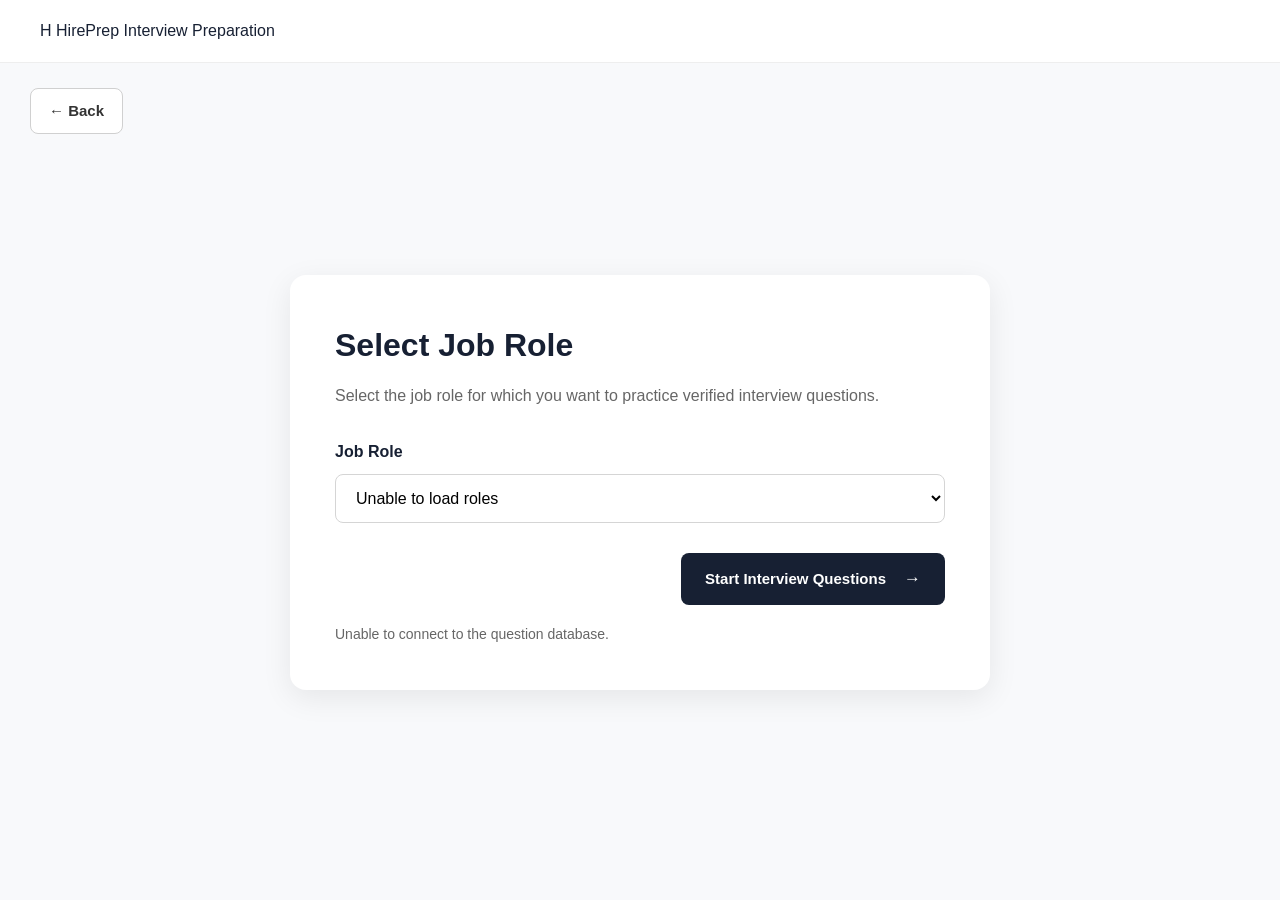
<file: frontend/question-settings.html>
<!DOCTYPE html>
<html lang="en">

<head>

    <meta charset="UTF-8">

    <meta name="viewport"
          content="width=device-width, initial-scale=1.0">

    <title>
        Select Job Role - Multi-Agent Interview System
    </title>

    <link rel="stylesheet" href="style.css">


    <style>

        /* =========================================
           PAGE
        ========================================= */

        .settings-page {
            min-height: calc(100vh - 80px);

            display: flex;
            align-items: center;
            justify-content: center;

            padding: 70px 20px 50px;

            position: relative;
        }


        /* =========================================
           TOP LEFT BACK BUTTON
        ========================================= */

        .top-back {
            position: absolute;

            top: 25px;
            left: 30px;

            display: inline-flex;
            align-items: center;

            gap: 6px;

            padding: 10px 18px;

            border: 1px solid #d0d0d0;
            border-radius: 8px;

            background: #ffffff;
            color: #333333;

            text-decoration: none;

            font-size: 15px;
            font-weight: 600;

            box-sizing: border-box;

            transition: 0.2s ease;
        }


        .top-back:hover {
            background: #f5f5f5;
        }


        /* =========================================
           SETTINGS CARD
        ========================================= */

        .settings-card {

            width: 100%;
            max-width: 700px;

            padding: 45px;

            border-radius: 16px;

            background: #ffffff;

            box-shadow:
                0 8px 30px rgba(0, 0, 0, 0.08);

            box-sizing: border-box;
        }


        .settings-card h1 {

            margin: 0 0 12px;

            font-size: 32px;
        }


        .settings-description {

            margin: 0 0 30px;

            line-height: 1.6;

            color: #666666;
        }


        /* =========================================
           FORM
        ========================================= */

        .form-group {

            margin-bottom: 25px;
        }


        .form-group label {

            display: block;

            margin-bottom: 10px;

            font-weight: 600;
        }


        #roleSelect {

            width: 100%;

            box-sizing: border-box;

            padding: 14px 16px;

            border: 1px solid #d5d5d5;

            border-radius: 8px;

            background: #ffffff;

            font-size: 16px;

            outline: none;
        }


        #roleSelect:focus {

            border-color: #555555;
        }


        /* =========================================
           BUTTON AREA
        ========================================= */

        .settings-actions {

            display: flex;

            justify-content: flex-end;

            align-items: center;

            margin-top: 30px;
        }


        .primary-btn {

            min-height: 48px;

            padding: 12px 24px;

            border: none;

            border-radius: 8px;

            font-size: 15px;

            font-weight: 600;

            cursor: pointer;

            display: inline-flex;

            align-items: center;

            justify-content: center;

            gap: 8px;

            box-sizing: border-box;
        }


        .primary-btn:disabled {

            opacity: 0.6;

            cursor: not-allowed;
        }


        /* =========================================
           STATUS
        ========================================= */

        #statusMessage {

            margin-top: 18px;

            min-height: 22px;

            font-size: 14px;

            color: #666666;
        }


        /* =========================================
           MOBILE
        ========================================= */

        @media (max-width: 600px) {

            .settings-page {

                padding:
                    80px
                    15px
                    30px;
            }


            .top-back {

                top: 20px;

                left: 15px;
            }


            .settings-card {

                padding: 28px 22px;
            }


            .settings-card h1 {

                font-size: 26px;
            }


            .settings-actions {

                justify-content: stretch;
            }


            .primary-btn {

                width: 100%;
            }

        }

    </style>

</head>


<body>


    <!-- =========================================
         HEADER
    ========================================= -->

    <header class="navbar">
        <div class="navbar-container">
    
            <a href="index.html" class="brand">
                <span class="brand-logo">H</span>
                <span class="brand-name">HirePrep</span>
                <span class="brand-tagline">Interview Preparation</span>
            </a>
    
        </div>
    </header>



    <!-- =========================================
         MAIN
    ========================================= -->

    <main class="settings-page">


        <!-- TOP LEFT BACK -->

        <a
            href="index.html"
            class="top-back"
        >
            ← Back
        </a>



        <!-- SETTINGS CARD -->

        <section class="settings-card">


            <h1>
                Select Job Role
            </h1>


            <p class="settings-description">

                Select the job role for which you want to
                practice verified interview questions.

            </p>



            <!-- ROLE -->

            <div class="form-group">

                <label for="roleSelect">

                    Job Role

                </label>


                <select id="roleSelect">

                    <option value="">

                        Loading roles...

                    </option>

                </select>

            </div>



            <!-- START BUTTON -->

            <div class="settings-actions">

                <button
                    id="startButton"
                    class="primary-btn"
                    type="button"
                >

                    Start Interview Questions

                    <span>
                        →
                    </span>

                </button>

            </div>



            <!-- STATUS -->

            <div id="statusMessage"></div>


        </section>


    </main>



    <script>


        // =========================================
        // API
        // =========================================

        const API_BASE_URL =
            "http://127.0.0.1:8000";



        // =========================================
        // ELEMENTS
        // =========================================

        const roleSelect =
            document.getElementById(
                "roleSelect"
            );


        const startButton =
            document.getElementById(
                "startButton"
            );


        const statusMessage =
            document.getElementById(
                "statusMessage"
            );



        // =========================================
        // LOAD ROLES
        // =========================================

        async function loadRoles() {

            try {

                statusMessage.textContent =
                    "Loading job roles...";


                const response =
                    await fetch(
                        `${API_BASE_URL}/roles`
                    );


                if (!response.ok) {

                    throw new Error(
                        `HTTP error: ${response.status}`
                    );

                }


                const data =
                    await response.json();


                if (
                    !data.success ||
                    !Array.isArray(data.roles)
                ) {

                    throw new Error(
                        "Invalid role data received."
                    );

                }


                roleSelect.innerHTML = "";


                const defaultOption =
                    document.createElement(
                        "option"
                    );


                defaultOption.value = "";


                defaultOption.textContent =
                    "Select a job role";


                roleSelect.appendChild(
                    defaultOption
                );



                data.roles.forEach(
                    function(role) {

                        const option =
                            document.createElement(
                                "option"
                            );


                        option.value =
                            role.name;


                        option.textContent =
                            role.name;


                        roleSelect.appendChild(
                            option
                        );

                    }
                );


                statusMessage.textContent =
                    `${data.roles.length} job roles available.`;


            }


            catch (error) {

                console.error(
                    "Role loading error:",
                    error
                );


                roleSelect.innerHTML =

                    `
                    <option value="">
                        Unable to load roles
                    </option>
                    `;


                statusMessage.textContent =
                    "Unable to connect to the question database.";

            }

        }



        // =========================================
        // START QUESTIONS
        // =========================================

        startButton.addEventListener(
            "click",
            function() {

                const selectedRole =
                    roleSelect.value;


                if (!selectedRole) {

                    alert(
                        "Please select a job role."
                    );

                    return;

                }


                window.location.href =
                    `questions.html?role=${encodeURIComponent(selectedRole)}`;

            }
        );



        // =========================================
        // INITIALIZE
        // =========================================

        loadRoles();


    </script>


</body>

</html>
</file>
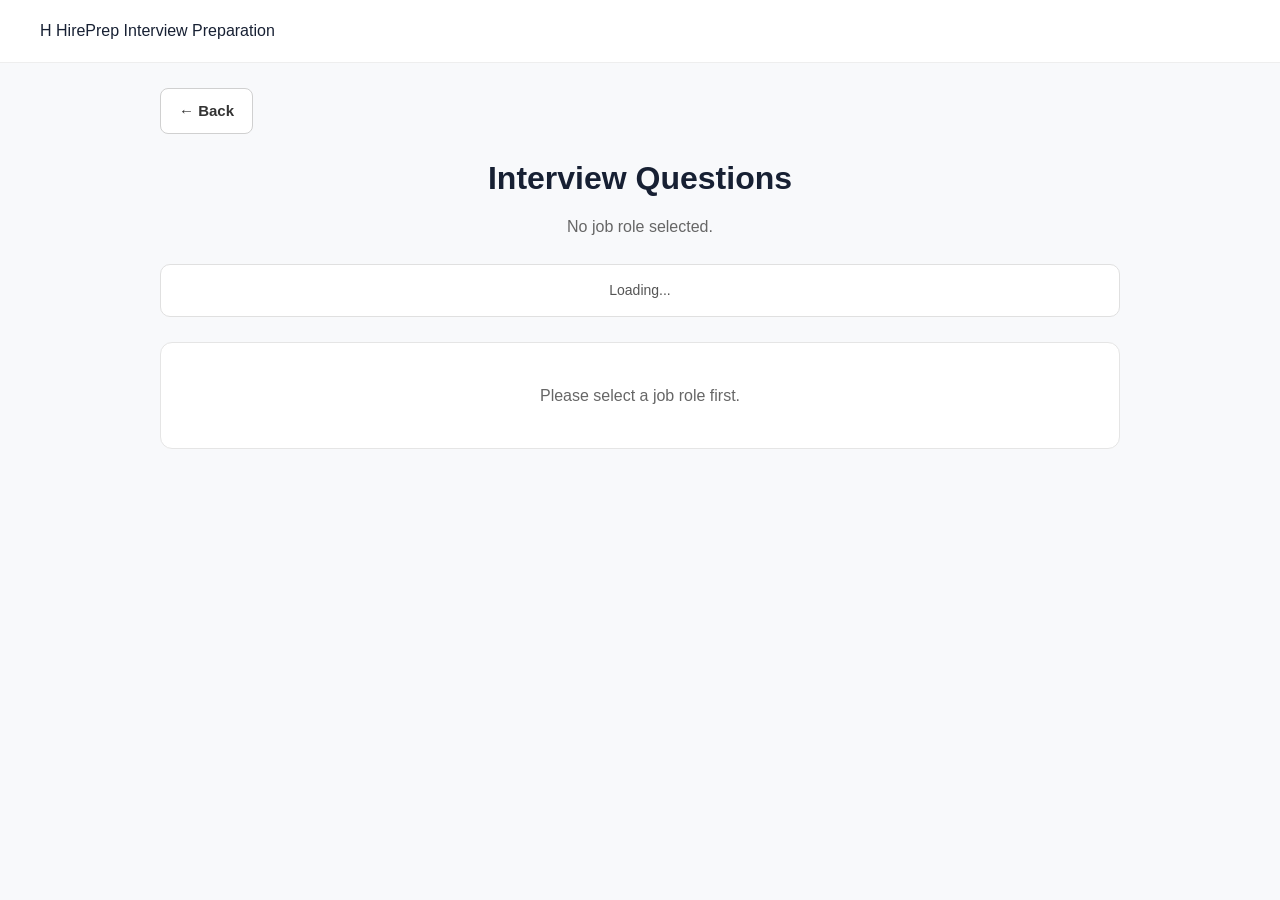
<file: frontend/questions.html>
<!DOCTYPE html>
<html lang="en">

<head>

    <meta charset="UTF-8">

    <meta name="viewport"
          content="width=device-width, initial-scale=1.0">

    <title>Interview Questions</title>

    <link rel="stylesheet" href="style.css">

    <style>

        /* =========================================
           PAGE
        ========================================= */

        .questions-page {
            min-height: calc(100vh - 80px);

            max-width: 1000px;

            margin: 0 auto;

            padding: 90px 20px 60px;

            position: relative;

            box-sizing: border-box;
        }


        /* =========================================
           TOP LEFT BACK BUTTON
        ========================================= */

        .top-back {
            position: absolute;

            top: 25px;
            left: 20px;

            display: inline-flex;

            align-items: center;

            gap: 7px;

            padding: 10px 18px;

            border: 1px solid #d0d0d0;

            border-radius: 8px;

            background: #ffffff;

            color: #333333;

            text-decoration: none;

            font-size: 15px;

            font-weight: 600;

            transition: 0.2s ease;
        }

        .top-back:hover {
            background: #f5f5f5;

            border-color: #bbbbbb;
        }


        /* =========================================
           PAGE HEADER
        ========================================= */

        .page-header {
            text-align: center;

            margin-bottom: 25px;
        }

        .page-header h1 {
            margin: 0 0 10px;

            font-size: 32px;
        }

        #roleTitle {
            margin: 0;

            color: #666666;

            font-size: 16px;
        }


        /* =========================================
           BATCH INFORMATION
        ========================================= */

        .batch-information {
            width: 100%;

            padding: 14px 18px;

            margin-bottom: 25px;

            box-sizing: border-box;

            border: 1px solid #e0e0e0;

            border-radius: 10px;

            background: #ffffff;

            text-align: center;

            color: #555555;

            font-size: 14px;
        }


        /* =========================================
           QUESTIONS CONTAINER
        ========================================= */

        .questions-container {
            width: 100%;
        }


        /* =========================================
           QUESTION CARD
        ========================================= */

        .question-card {
            position: relative;

            width: 100%;

            margin-bottom: 16px;

            padding: 22px 24px;

            box-sizing: border-box;

            background: #ffffff;

            border: 1px solid #e5e5e5;

            border-radius: 12px;

            box-shadow:
                0 4px 15px rgba(0, 0, 0, 0.05);

            transition:
                transform 0.2s ease,
                box-shadow 0.2s ease;
        }

        .question-card:hover {
            transform: translateY(-2px);

            box-shadow:
                0 7px 20px rgba(0, 0, 0, 0.08);
        }


        /* =========================================
           QUESTION NUMBER
        ========================================= */

        .question-number {
            margin-bottom: 10px;

            font-size: 14px;

            font-weight: 700;

            color: #555555;
        }


        /* =========================================
           QUESTION TEXT
        ========================================= */

        .question-text {
            padding-right: 10px;

            font-size: 16px;

            line-height: 1.6;

            color: #222222;
        }


        /* =========================================
           CATEGORY
        ========================================= */

        .question-category {
            display: inline-block;

            margin-top: 15px;

            padding: 5px 10px;

            border-radius: 6px;

            background: #f3f3f3;

            color: #555555;

            font-size: 12px;

            font-weight: 600;
        }


        /* =========================================
           LOADING / EMPTY MESSAGE
        ========================================= */

        .loading-message {
            width: 100%;

            padding: 40px 20px;

            box-sizing: border-box;

            text-align: center;

            color: #666666;

            background: #ffffff;

            border: 1px solid #e5e5e5;

            border-radius: 12px;
        }


        /* =========================================
           GET MORE BUTTON
        ========================================= */

        #loadMoreContainer {
            width: 100%;

            display: flex;

            justify-content: center;

            align-items: center;

            margin-top: 30px;

            margin-bottom: 20px;
        }

        #loadMoreButton {
            min-height: 48px;

            padding: 12px 24px;

            border: none;

            border-radius: 8px;

            font-size: 15px;

            font-weight: 600;

            cursor: pointer;

            display: inline-flex;

            align-items: center;

            justify-content: center;

            gap: 8px;
        }

        #loadMoreButton:disabled {
            cursor: not-allowed;

            opacity: 0.7;
        }


        /* =========================================
           NO MORE QUESTIONS
        ========================================= */

        #noMoreMessage {
            margin-top: 30px;

            margin-bottom: 20px;

            padding: 18px;

            text-align: center;

            color: #666666;

            background: #ffffff;

            border: 1px solid #e5e5e5;

            border-radius: 10px;

            box-sizing: border-box;
        }

        #noMoreMessage p {
            margin: 0;

            line-height: 1.5;
        }


        /* =========================================
           MOBILE
        ========================================= */

        @media (max-width: 600px) {

            .questions-page {
                padding: 85px 15px 40px;
            }

            .top-back {
                top: 20px;

                left: 15px;
            }

            .page-header h1 {
                font-size: 26px;
            }

            .question-card {
                padding: 18px;
            }

            .question-text {
                font-size: 15px;
            }

            #loadMoreButton {
                width: 100%;
            }

        }

    </style>

</head>


<body>


    <!-- =========================================
         HEADER
    ========================================= -->
    <header class="navbar">
        <div class="navbar-container">
    
            <a href="index.html" class="brand">
                <span class="brand-logo">H</span>
                <span class="brand-name">HirePrep</span>
                <span class="brand-tagline">Interview Preparation</span>
            </a>
    
        </div>
    </header>

    <!-- =========================================
         MAIN CONTENT
    ========================================= -->

    <main class="questions-page">


        <!-- BACK BUTTON -->

        <a
            href="question-settings.html"
            class="top-back"
        >
            ← Back
        </a>


        <!-- PAGE HEADER -->

        <section class="page-header">

            <h1>
                Interview Questions
            </h1>

            <p id="roleTitle">
                Loading questions...
            </p>

        </section>


        <!-- BATCH INFORMATION -->

        <div
            id="batchInformation"
            class="batch-information"
        >
            Loading...
        </div>


        <!-- QUESTIONS -->

        <section
            id="questionsContainer"
            class="questions-container"
        >

            <div class="loading-message">
                Loading questions...
            </div>

        </section>


        <!-- GET MORE QUESTIONS -->

        <div
            id="loadMoreContainer"
            style="display: none;"
        >

            <button
                id="loadMoreButton"
                class="primary-btn"
                type="button"
            >

                Get More Questions

                <span>
                    →
                </span>

            </button>

        </div>


        <!-- NO MORE QUESTIONS -->

        <div
            id="noMoreMessage"
            style="display: none;"
        >

            <p>
                You have reached the end of the available
                verified questions for this role.
            </p>

        </div>

    </main>


    <script>


        /* =========================================================
           API
        ========================================================= */

        const API_BASE_URL =
            "http://127.0.0.1:8000";


        /* =========================================================
           ELEMENTS
        ========================================================= */

        const questionsContainer =
            document.getElementById(
                "questionsContainer"
            );


        const batchInformation =
            document.getElementById(
                "batchInformation"
            );


        const loadMoreContainer =
            document.getElementById(
                "loadMoreContainer"
            );


        const loadMoreButton =
            document.getElementById(
                "loadMoreButton"
            );


        const noMoreMessage =
            document.getElementById(
                "noMoreMessage"
            );


        const roleTitle =
            document.getElementById(
                "roleTitle"
            );


        /* =========================================================
           PAGINATION STATE
        ========================================================= */

        let selectedRole = "";

        let currentOffset = 0;

        let nextOffset = null;

        let hasMoreQuestions = false;

        let allQuestions = [];


        /* =========================================================
           GET ROLE FROM URL
        ========================================================= */

        const urlParams =
            new URLSearchParams(
                window.location.search
            );


        selectedRole =
            urlParams.get("role");


        /* =========================================================
           CHECK ROLE
        ========================================================= */

        if (!selectedRole) {

            roleTitle.textContent =
                "No job role selected.";


            questionsContainer.innerHTML = `
                <div class="loading-message">
                    Please select a job role first.
                </div>
            `;

        }

        else {

            roleTitle.textContent =
                `Role: ${selectedRole}`;


            loadFirstBatch();

        }


        /* =========================================================
           LOAD FIRST 100 QUESTIONS
        ========================================================= */

        async function loadFirstBatch() {

            currentOffset = 0;

            nextOffset = null;

            hasMoreQuestions = false;

            allQuestions = [];


            await fetchQuestionBatch(
                0,
                false
            );

        }


        /* =========================================================
           FETCH QUESTIONS
        ========================================================= */

        async function fetchQuestionBatch(
            offset,
            append
        ) {

            try {


                questionsContainer.innerHTML = `
                    <div class="loading-message">
                        Loading questions...
                    </div>
                `;


                const apiUrl =
                    `${API_BASE_URL}/questions?role=${encodeURIComponent(selectedRole)}&offset=${offset}`;


                console.log(
                    "Fetching:",
                    apiUrl
                );


                const response =
                    await fetch(apiUrl);


                if (!response.ok) {

                    throw new Error(
                        `HTTP error: ${response.status}`
                    );

                }


                const data =
                    await response.json();


                console.log(
                    "API Response:",
                    data
                );


                if (!data.success) {

                    throw new Error(
                        data.message ||
                        "Unable to load questions."
                    );

                }


                /* =================================================
                   STORE QUESTIONS
                ================================================= */

                if (append) {

                    allQuestions =
                        allQuestions.concat(
                            data.questions || []
                        );

                }

                else {

                    allQuestions =
                        data.questions || [];

                }


                /* =================================================
                   UPDATE PAGINATION
                ================================================= */

                currentOffset =
                    Number(
                        data.offset || 0
                    );


                nextOffset =
                    data.next_offset !== null &&
                    data.next_offset !== undefined
                        ? Number(data.next_offset)
                        : null;


                hasMoreQuestions =
                    data.has_more === true;


                console.log(
                    "Current Offset:",
                    currentOffset
                );


                console.log(
                    "Next Offset:",
                    nextOffset
                );


                console.log(
                    "Has More:",
                    hasMoreQuestions
                );


                console.log(
                    "Total Loaded:",
                    allQuestions.length
                );


                /* =================================================
                   DISPLAY QUESTIONS
                ================================================= */

                displayQuestions(
                    allQuestions
                );


                /* =================================================
                   UPDATE INFORMATION
                ================================================= */

                updateBatchInformation(
                    data
                );


                /* =================================================
                   UPDATE GET MORE BUTTON
                ================================================= */

                updateLoadMoreButton();

            }


            catch (error) {

                console.error(
                    "Question loading error:",
                    error
                );


                questionsContainer.innerHTML = `
                    <div class="loading-message">

                        <h3>
                            Unable to load questions
                        </h3>

                        <p>
                            ${error.message}
                        </p>

                    </div>
                `;


                loadMoreContainer.style.setProperty(
                    "display",
                    "none",
                    "important"
                );

            }

        }


        /* =========================================================
           DISPLAY QUESTIONS
        ========================================================= */

        function displayQuestions(
            questions
        ) {

            questionsContainer.innerHTML = "";


            if (
                !questions ||
                questions.length === 0
            ) {

                questionsContainer.innerHTML = `
                    <div class="loading-message">
                        No verified questions available.
                    </div>
                `;

                return;

            }


            questions.forEach(
                function(
                    question,
                    index
                ) {


                    const questionCard =
                        document.createElement(
                            "div"
                        );


                    questionCard.className =
                        "question-card";


                    /* QUESTION NUMBER */

                    const questionNumber =
                        document.createElement(
                            "div"
                        );


                    questionNumber.className =
                        "question-number";


                    questionNumber.textContent =
                        `Q${index + 1}`;


                    /* QUESTION TEXT */

                    const questionText =
                        document.createElement(
                            "div"
                        );


                    questionText.className =
                        "question-text";


                    questionText.textContent =
                        question.question;


                    questionCard.appendChild(
                        questionNumber
                    );


                    questionCard.appendChild(
                        questionText
                    );


                    /* CATEGORY */

                    if (
                        question.category
                    ) {

                        const category =
                            document.createElement(
                                "div"
                            );


                        category.className =
                            "question-category";


                        category.textContent =
                            question.category;


                        questionCard.appendChild(
                            category
                        );

                    }


                    questionsContainer.appendChild(
                        questionCard
                    );

                }
            );

        }


        /* =========================================================
           UPDATE BATCH INFORMATION
        ========================================================= */

        function updateBatchInformation(
            data
        ) {

            const totalLoaded =
                allQuestions.length;


            const available =
                Number(
                    data.available_questions || 0
                );


            if (totalLoaded === 0) {

                batchInformation.textContent =
                    "No questions available.";

                return;

            }


            batchInformation.textContent =
                `Showing ${totalLoaded} verified questions`;


            if (available > totalLoaded) {

                batchInformation.textContent +=
                    ` of ${available} available`;

            }

        }


        /* =========================================================
           GET MORE BUTTON
        ========================================================= */

        function updateLoadMoreButton() {


            if (
                hasMoreQuestions &&
                nextOffset !== null &&
                nextOffset < 500
            ) {


                loadMoreContainer.style.setProperty(
                    "display",
                    "flex",
                    "important"
                );


                loadMoreButton.disabled =
                    false;


                loadMoreButton.innerHTML = `
                    Get More Questions
                    <span>→</span>
                `;


                noMoreMessage.style.setProperty(
                    "display",
                    "none",
                    "important"
                );

            }


            else {


                loadMoreContainer.style.setProperty(
                    "display",
                    "none",
                    "important"
                );


                /*
                   Only show the final message if
                   questions have actually been loaded.
                */

                if (allQuestions.length > 0) {

                    noMoreMessage.style.setProperty(
                        "display",
                        "block",
                        "important"
                    );

                }

            }

        }


        /* =========================================================
           GET MORE BUTTON CLICK
        ========================================================= */

        loadMoreButton.addEventListener(
            "click",
            async function() {


                if (
                    !hasMoreQuestions ||
                    nextOffset === null
                ) {

                    return;

                }


                loadMoreButton.disabled =
                    true;


                loadMoreButton.innerHTML = `
                    Loading More Questions...
                `;


                const requestedOffset =
                    nextOffset;


                console.log(
                    "Loading next batch from offset:",
                    requestedOffset
                );


                await fetchQuestionBatch(
                    requestedOffset,
                    true
                );


                loadMoreButton.disabled =
                    false;


                if (
                    hasMoreQuestions
                ) {

                    loadMoreButton.innerHTML = `
                        Get More Questions
                        <span>→</span>
                    `;

                }

            }
        );

    </script>


</body>

</html>
</file>
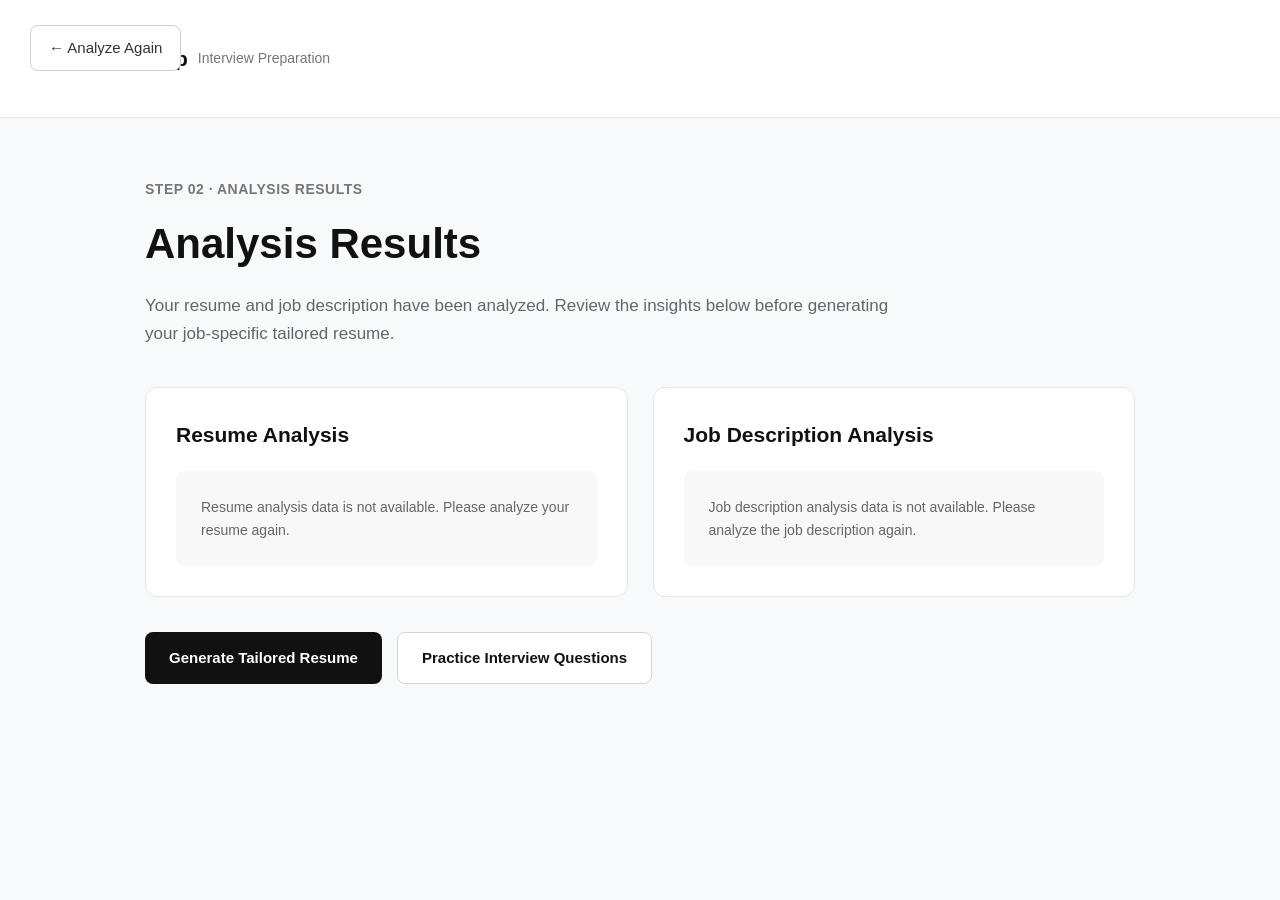
<file: frontend/results.html>
<!DOCTYPE html>
<html lang="en">

<head>
    <meta charset="UTF-8">
    <meta name="viewport" content="width=device-width, initial-scale=1.0">

    <title>HirePrep - Analysis Results</title>

    <link rel="stylesheet" href="style.css">

    <style>

        /* =========================
           NAVBAR
        ========================= */

        .navbar {
            width: 100%;
            background: #ffffff;
            border-bottom: 1px solid #e5e5e5;
        }

        .navbar-container {
            width: 100%;
            max-width: 1200px;
            margin: 0 auto;
            padding: 18px 30px;
            display: flex;
            align-items: center;
            box-sizing: border-box;
        }

        .brand {
            display: flex;
            align-items: center;
            gap: 10px;
            text-decoration: none;
            white-space: nowrap;
        }

        .brand-logo {
            font-size: 28px;
            font-weight: 700;
            color: #111111;
        }

        .brand-name {
            font-size: 21px;
            font-weight: 700;
            color: #111111;
        }

        .brand-tagline {
            font-size: 14px;
            color: #777777;
        }


        /* =========================
           PAGE
        ========================= */

        .results-container {
            max-width: 1050px;
            margin: 0 auto;
            padding: 60px 30px 80px;
        }

        .top-back {
            display: inline-block;
            margin-bottom: 30px;
            color: #333333;
            text-decoration: none;
            font-size: 15px;
            font-weight: 500;
        }

        .top-back:hover {
            color: #000000;
        }


        /* =========================
           HEADER
        ========================= */

        .results-header {
            margin-bottom: 40px;
        }

        .step-label {
            margin-bottom: 10px;
            font-size: 14px;
            font-weight: 600;
            color: #777777;
            text-transform: uppercase;
            letter-spacing: 0.5px;
        }

        .results-header h1 {
            margin: 0 0 15px;
            font-size: 42px;
            color: #111111;
        }

        .results-header p {
            margin: 0;
            max-width: 750px;
            font-size: 17px;
            line-height: 1.6;
            color: #666666;
        }


        /* =========================
           RESULT CARDS
        ========================= */

        .results-grid {
            display: grid;
            grid-template-columns: repeat(2, 1fr);
            gap: 25px;
        }

        .result-card {
            padding: 30px;
            background: #ffffff;
            border: 1px solid #e5e5e5;
            border-radius: 12px;
            box-sizing: border-box;
        }

        .result-card h2 {
            margin: 0 0 20px;
            font-size: 21px;
            color: #111111;
        }

        .result-card h3 {
            margin: 22px 0 10px;
            font-size: 15px;
            color: #333333;
        }

        .result-card p {
            margin: 0 0 8px;
            font-size: 15px;
            line-height: 1.7;
            color: #666666;
        }

        .result-card ul {
            margin: 8px 0 0;
            padding-left: 20px;
        }

        .result-card li {
            margin-bottom: 7px;
            color: #555555;
            font-size: 14px;
            line-height: 1.5;
        }

        .tag-container {
            display: flex;
            flex-wrap: wrap;
            gap: 8px;
        }

        .tag {
            padding: 6px 11px;
            background: #f3f3f3;
            border-radius: 6px;
            font-size: 13px;
            color: #333333;
        }


        /* =========================
           ACTIONS
        ========================= */

        .results-actions {
            margin-top: 35px;
            display: flex;
            gap: 15px;
            flex-wrap: wrap;
        }

        .primary-button,
        .secondary-button {
            display: inline-block;
            padding: 13px 24px;
            border-radius: 8px;
            text-decoration: none;
            font-size: 15px;
            font-weight: 600;
            border: none;
            cursor: pointer;
        }

        .primary-button {
            background: #111111;
            color: #ffffff;
        }

        .primary-button:hover {
            background: #333333;
        }

        .secondary-button {
            background: #ffffff;
            color: #111111;
            border: 1px solid #d5d5d5;
        }

        .secondary-button:hover {
            background: #f5f5f5;
        }

        .primary-button:disabled {
            opacity: 0.6;
            cursor: not-allowed;
        }


        /* =========================
           STATUS
        ========================= */

        .status-message {
            margin-top: 20px;
            padding: 14px 18px;
            background: #f5f5f5;
            border-radius: 8px;
            font-size: 14px;
            color: #555555;
            display: none;
        }


        /* =========================
           EMPTY STATE
        ========================= */

        .empty-message {
            padding: 25px;
            background: #f8f8f8;
            border-radius: 8px;
            color: #666666;
            font-size: 14px;
        }


        /* =========================
           MOBILE
        ========================= */

        @media (max-width: 800px) {

            .results-grid {
                grid-template-columns: 1fr;
            }

            .results-header h1 {
                font-size: 34px;
            }

            .brand-tagline {
                display: none;
            }

            .results-container {
                padding: 40px 20px 60px;
            }
        }

    </style>

</head>


<body>


    <!-- =========================
         NAVBAR
    ========================= -->

    <header class="navbar">

        <div class="navbar-container">

            <a href="index.html" class="brand">

                <span class="brand-logo">H</span>

                <span class="brand-name">
                    HirePrep
                </span>

                <span class="brand-tagline">
                    Interview Preparation
                </span>

            </a>

        </div>

    </header>



    <!-- =========================
         RESULTS
    ========================= -->

    <main class="results-container">


        <a href="analyze.html" class="top-back">
            ← Analyze Again
        </a>


        <section class="results-header">

            <div class="step-label">
                Step 02 · Analysis Results
            </div>

            <h1>
                Analysis Results
            </h1>

            <p>
                Your resume and job description have been analyzed.
                Review the insights below before generating your
                job-specific tailored resume.
            </p>

        </section>



        <!-- =========================
             RESULT CARDS
        ========================= -->

        <section class="results-grid">


            <!-- RESUME ANALYSIS -->

            <div class="result-card">

                <h2>
                    Resume Analysis
                </h2>

                <div id="resumeResults">

                    <div class="empty-message">
                        Loading resume analysis...
                    </div>

                </div>

            </div>



            <!-- JD ANALYSIS -->

            <div class="result-card">

                <h2>
                    Job Description Analysis
                </h2>

                <div id="jdResults">

                    <div class="empty-message">
                        Loading job description analysis...
                    </div>

                </div>

            </div>


        </section>



        <!-- =========================
             ACTIONS
        ========================= -->

        <div class="results-actions">


            <button
                id="generateResumeButton"
                class="primary-button"
                onclick="generateTailoredResume()"
            >
                Generate Tailored Resume
            </button>


            <a
                href="question-settings.html"
                class="secondary-button"
            >
                Practice Interview Questions
            </a>


        </div>


        <div
            id="statusMessage"
            class="status-message"
        >
        </div>


    </main>



    <!-- =========================
         JAVASCRIPT
    ========================= -->

    <script>


        /* =========================
           HELPER FUNCTIONS
        ========================= */

        function escapeHtml(value) {

            if (value === null || value === undefined) {
                return "";
            }

            return String(value)
                .replace(/&/g, "&amp;")
                .replace(/</g, "&lt;")
                .replace(/>/g, "&gt;")
                .replace(/"/g, "&quot;")
                .replace(/'/g, "&#039;");

        }


        function renderList(items) {

            if (!Array.isArray(items) || items.length === 0) {
                return "";
            }

            return `
                <ul>
                    ${items.map(item => `
                        <li>${escapeHtml(item)}</li>
                    `).join("")}
                </ul>
            `;

        }


        function renderTags(items) {

            if (!Array.isArray(items) || items.length === 0) {
                return "";
            }

            return `
                <div class="tag-container">
                    ${items.map(item => `
                        <span class="tag">
                            ${escapeHtml(item)}
                        </span>
                    `).join("")}
                </div>
            `;

        }


        /* =========================
           RESUME DISPLAY
        ========================= */

        function displayResumeAnalysis(data) {

            const container =
                document.getElementById("resumeResults");


            if (!data) {

                container.innerHTML = `
                    <div class="empty-message">
                        Resume analysis data is not available.
                        Please analyze your resume again.
                    </div>
                `;

                return;
            }


            const candidate =
                data.candidate || {};

            const skills =
                data.skills || {};

            const education =
                data.education || [];

            const experience =
                data.experience || [];

            const projects =
                data.projects || [];


            let html = "";


            if (candidate.name) {

                html += `
                    <h3>Candidate</h3>
                    <p>
                        <strong>
                            ${escapeHtml(candidate.name)}
                        </strong>
                    </p>
                `;

            }


            if (candidate.email) {

                html += `
                    <p>
                        Email:
                        ${escapeHtml(candidate.email)}
                    </p>
                `;

            }


            if (candidate.phone) {

                html += `
                    <p>
                        Phone:
                        ${escapeHtml(candidate.phone)}
                    </p>
                `;

            }


            if (candidate.location) {

                html += `
                    <p>
                        Location:
                        ${escapeHtml(candidate.location)}
                    </p>
                `;

            }


            if (data.summary) {

                html += `
                    <h3>Professional Summary</h3>

                    <p>
                        ${escapeHtml(data.summary)}
                    </p>
                `;

            }


            if (skills.technical) {

                html += `
                    <h3>Technical Skills</h3>

                    ${renderTags(skills.technical)}
                `;

            }


            if (skills.programming_languages) {

                html += `
                    <h3>Programming Languages</h3>

                    ${renderTags(
                        skills.programming_languages
                    )}
                `;

            }


            if (skills.tools_and_technologies) {

                html += `
                    <h3>Tools & Technologies</h3>

                    ${renderTags(
                        skills.tools_and_technologies
                    )}
                `;

            }


            if (education.length) {

                html += `
                    <h3>Education</h3>

                    ${renderList(education)}
                `;

            }


            if (projects.length) {

                html += `
                    <h3>Projects</h3>

                    ${renderList(
                        projects.map(project => {

                            if (typeof project === "string") {
                                return project;
                            }

                            return project.name ||
                                   project.description ||
                                   JSON.stringify(project);

                        })
                    )}
                `;

            }


            if (experience.length) {

                html += `
                    <h3>Experience</h3>

                    ${renderList(
                        experience.map(item => {

                            if (typeof item === "string") {
                                return item;
                            }

                            return item.title ||
                                   item.company ||
                                   item.description ||
                                   JSON.stringify(item);

                        })
                    )}
                `;

            }


            if (!html) {

                html = `
                    <div class="empty-message">
                        Analysis completed, but no structured
                        information was returned.
                    </div>
                `;

            }


            container.innerHTML = html;

        }



        /* =========================
           JD DISPLAY
        ========================= */

        function displayJDAnalysis(data) {

            const container =
                document.getElementById("jdResults");


            if (!data) {

                container.innerHTML = `
                    <div class="empty-message">
                        Job description analysis data is not available.
                        Please analyze the job description again.
                    </div>
                `;

                return;
            }


            let html = "";


            if (data.role) {

                html += `
                    <h3>Target Role</h3>

                    <p>
                        <strong>
                            ${escapeHtml(data.role)}
                        </strong>
                    </p>
                `;

            }


            if (data.job_title) {

                html += `
                    <h3>Job Title</h3>

                    <p>
                        ${escapeHtml(data.job_title)}
                    </p>
                `;

            }


            if (data.summary) {

                html += `
                    <h3>Job Summary</h3>

                    <p>
                        ${escapeHtml(data.summary)}
                    </p>
                `;

            }


            if (data.required_skills) {

                html += `
                    <h3>Required Skills</h3>

                    ${renderTags(data.required_skills)}
                `;

            }


            if (data.skills) {

                html += `
                    <h3>Skills</h3>

                    ${renderTags(data.skills)}
                `;

            }


            if (data.technologies) {

                html += `
                    <h3>Technologies</h3>

                    ${renderTags(data.technologies)}
                `;

            }


            if (data.qualifications) {

                html += `
                    <h3>Qualifications</h3>

                    ${renderList(data.qualifications)}
                `;

            }


            if (data.responsibilities) {

                html += `
                    <h3>Responsibilities</h3>

                    ${renderList(data.responsibilities)}
                `;

            }


            if (data.experience) {

                html += `
                    <h3>Experience</h3>

                    ${renderList(data.experience)}
                `;

            }


            if (!html) {

                html = `
                    <div class="empty-message">
                        Job description analysis completed.
                        The returned analysis will be used for
                        tailored resume generation.
                    </div>
                `;

            }


            container.innerHTML = html;

        }



        /* =========================
           GENERATE TAILORED RESUME
        ========================= */

        async function generateTailoredResume() {

            const resumeData =
                sessionStorage.getItem("resumeAnalysis");

            const jdData =
                sessionStorage.getItem("jdAnalysis");


            if (!resumeData || !jdData) {

                alert(
                    "Resume or job description analysis is missing. " +
                    "Please analyze the documents again."
                );

                return;
            }


            const button =
                document.getElementById(
                    "generateResumeButton"
                );

            const status =
                document.getElementById(
                    "statusMessage"
                );


            button.disabled = true;

            button.textContent =
                "Generating Tailored Resume...";


            status.style.display = "block";

            status.textContent =
                "Creating a resume tailored to the job description...";


            try {

                const resumeAnalysis =
                    JSON.parse(resumeData);

                const jdAnalysis =
                    JSON.parse(jdData);


                const response = await fetch(
                    "http://127.0.0.1:8000/generate-tailored-resume",
                    {
                        method: "POST",

                        headers: {
                            "Content-Type": "application/json"
                        },

                        body: JSON.stringify({

                            resume_analysis:
                                resumeAnalysis,

                            jd_analysis:
                                jdAnalysis

                        })
                    }
                );


                const result =
                    await response.json();


                if (!response.ok || result.error) {

                    throw new Error(
                        result.error ||
                        "Tailored resume generation failed."
                    );

                }


                /* =========================
                   SAVE TAILORED RESUME
                ========================= */

                sessionStorage.setItem(
                    "tailoredResume",
                    JSON.stringify(result)
                );


                /* =========================
                   REDIRECT
                ========================= */

                window.location.href =
                    "tailored-resume.html";


            } catch (error) {

                console.error(
                    "Tailored resume error:",
                    error
                );


                alert(
                    "Unable to generate the tailored resume.\n\n" +
                    error.message
                );


                button.disabled = false;

                button.textContent =
                    "Generate Tailored Resume";

                status.style.display = "none";

            }

        }



        /* =========================
           PAGE LOAD
        ========================= */

        document.addEventListener(
            "DOMContentLoaded",
            function () {

                const resumeData =
                    sessionStorage.getItem(
                        "resumeAnalysis"
                    );

                const jdData =
                    sessionStorage.getItem(
                        "jdAnalysis"
                    );


                let resumeAnalysis = null;
                let jdAnalysis = null;


                try {

                    if (resumeData) {
                        resumeAnalysis =
                            JSON.parse(resumeData);
                    }

                    if (jdData) {
                        jdAnalysis =
                            JSON.parse(jdData);
                    }

                } catch (error) {

                    console.error(
                        "Unable to read stored analysis:",
                        error
                    );

                }


                displayResumeAnalysis(
                    resumeAnalysis
                );

                displayJDAnalysis(
                    jdAnalysis
                );

            }
        );

    </script>


</body>

</html>
</file>
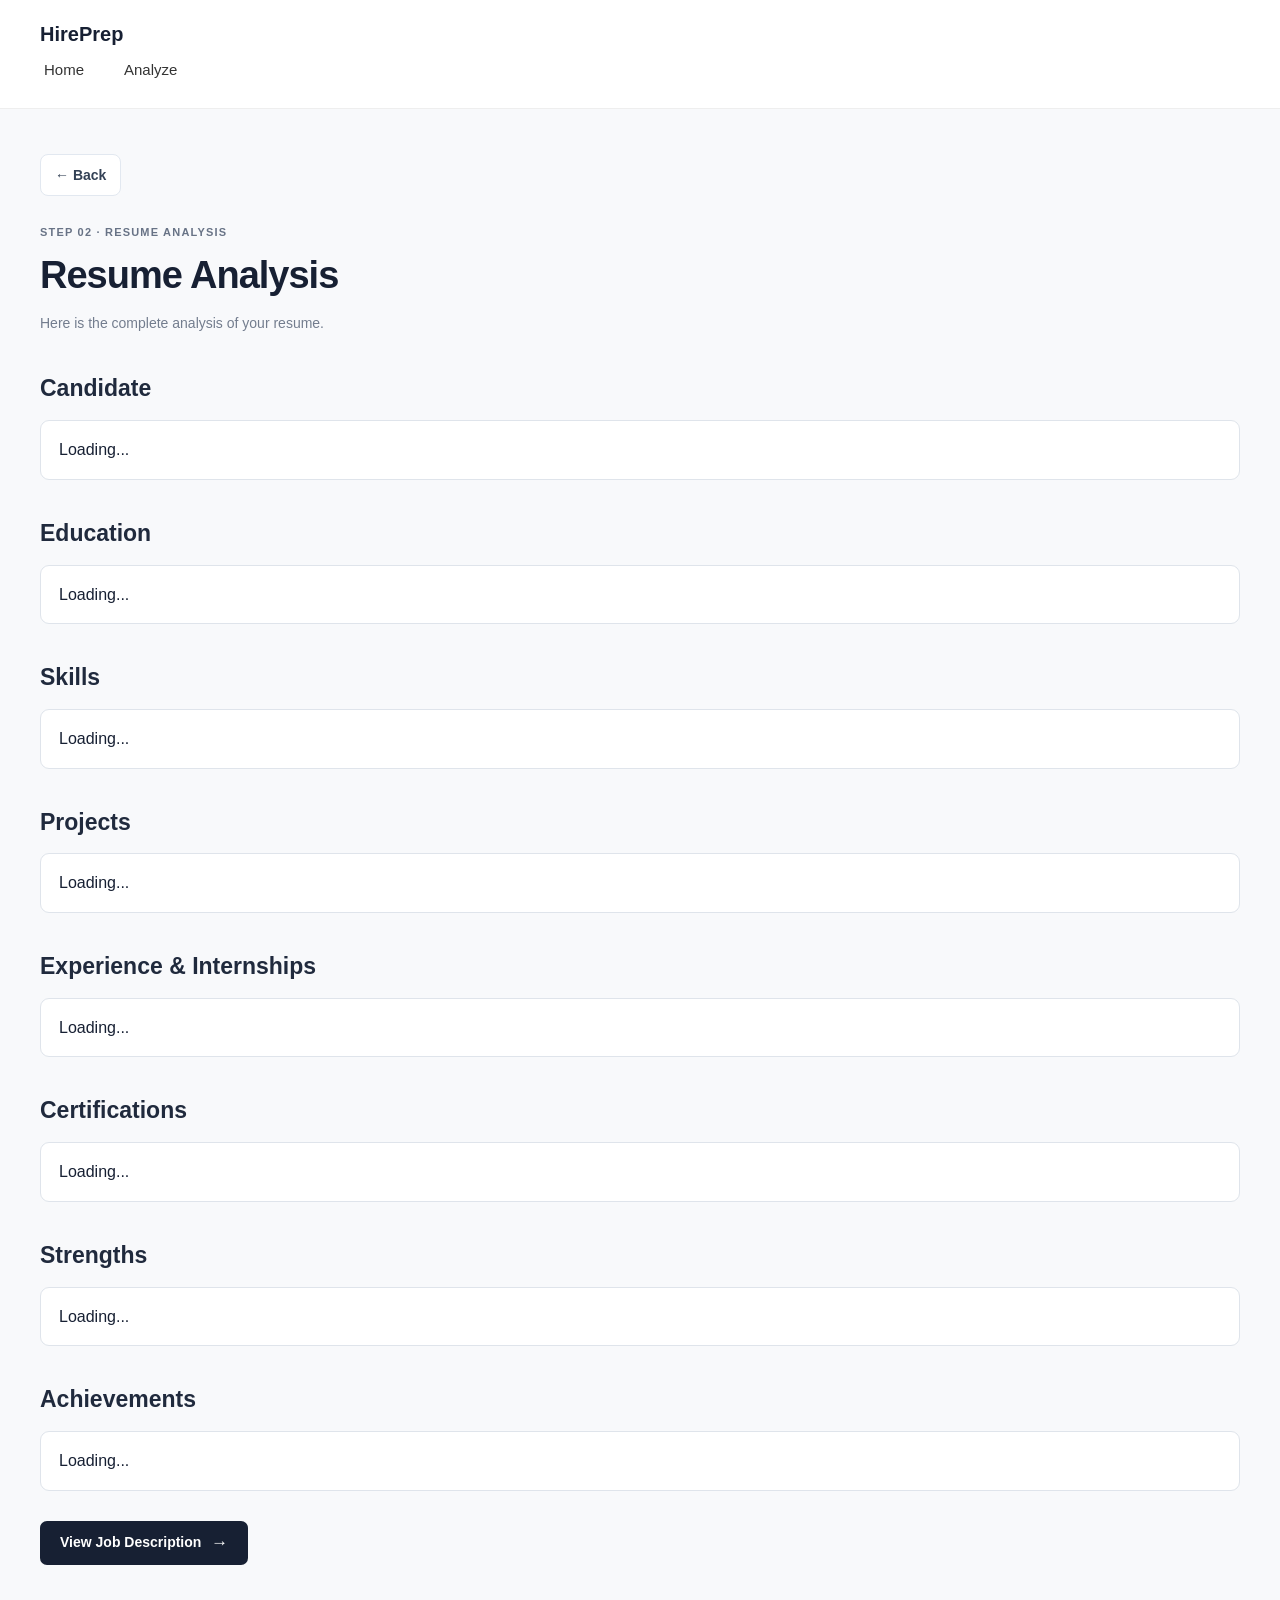
<file: frontend/resume-results.html>
<!DOCTYPE html>
<html lang="en">

<head>
    <meta charset="UTF-8">
    <meta name="viewport" content="width=device-width, initial-scale=1.0">

    <title>Resume Analysis | HirePrep</title>

    <link rel="stylesheet" href="style.css">
</head>

<body>

    <!-- NAVIGATION -->

    <header class="navbar">

        <div class="nav-container">

            <a href="index.html" class="logo">
                HirePrep
            </a>

            <nav class="nav-links">

                <a href="index.html">
                    Home
                </a>

                <a href="analyze.html">
                    Analyze
                </a>

            </nav>

        </div>

    </header>


    <!-- RESUME RESULTS -->

    <main class="results-page">

        <div class="container">
            <a href="analyze.html" class="top-back-btn">
                ← Back
            </a>

            <div class="results-heading">

                <span class="section-label">
                    STEP 02 · RESUME ANALYSIS
                </span>

                <h1>
                    Resume Analysis
                </h1>

                <p>
                    Here is the complete analysis of your resume.
                </p>

            </div>


            <!-- CANDIDATE -->

            <section class="result-section">

                <div class="result-section-header">

                    <h2>
                        Candidate
                    </h2>

                </div>

                <div class="result-grid">

                    <div class="result-card result-card-wide">

                        <div id="candidate">
                            Loading...
                        </div>

                    </div>

                </div>

            </section>


            <!-- EDUCATION -->

            <section class="result-section">

                <div class="result-section-header">

                    <h2>
                        Education
                    </h2>

                </div>

                <div class="result-grid">

                    <div class="result-card result-card-wide">

                        <div id="education">
                            Loading...
                        </div>

                    </div>

                </div>

            </section>


            <!-- SKILLS -->

            <section class="result-section">

                <div class="result-section-header">

                    <h2>
                        Skills
                    </h2>

                </div>

                <div class="result-grid">

                    <div class="result-card result-card-wide">

                        <div id="skills">
                            Loading...
                        </div>

                    </div>

                </div>

            </section>


            <!-- PROJECTS -->

            <section class="result-section">

                <div class="result-section-header">

                    <h2>
                        Projects
                    </h2>

                </div>

                <div class="result-grid">

                    <div class="result-card result-card-wide">

                        <div id="projects">
                            Loading...
                        </div>

                    </div>

                </div>

            </section>


            <!-- EXPERIENCE -->

            <section class="result-section">

                <div class="result-section-header">

                    <h2>
                        Experience & Internships
                    </h2>

                </div>

                <div class="result-grid">

                    <div class="result-card result-card-wide">

                        <div id="experience">
                            Loading...
                        </div>

                    </div>

                </div>

            </section>


            <!-- CERTIFICATIONS -->

            <section class="result-section">

                <div class="result-section-header">

                    <h2>
                        Certifications
                    </h2>

                </div>

                <div class="result-grid">

                    <div class="result-card result-card-wide">

                        <div id="certifications">
                            Loading...
                        </div>

                    </div>

                </div>

            </section>


            <!-- STRENGTHS -->

            <section class="result-section">

                <div class="result-section-header">

                    <h2>
                        Strengths
                    </h2>

                </div>

                <div class="result-grid">

                    <div class="result-card result-card-wide">

                        <div id="strengths">
                            Loading...
                        </div>

                    </div>

                </div>

            </section>


            <!-- ACHIEVEMENTS -->

            <section class="result-section">

                <div class="result-section-header">

                    <h2>
                        Achievements
                    </h2>

                </div>

                <div class="result-grid">

                    <div class="result-card result-card-wide">

                        <div id="achievements">
                            Loading...
                        </div>

                    </div>

                </div>

            </section>


            <!-- NEXT BUTTON -->

            <!-- Actions -->

<div class="results-actions">

    <a
        href="jd-results.html"
        class="primary-btn"
    >
        View Job Description
        <span>→</span>
    </a>

</div>

        </div>

    </main>


    <script src="script.js"></script>

</body>

</html>
</file>
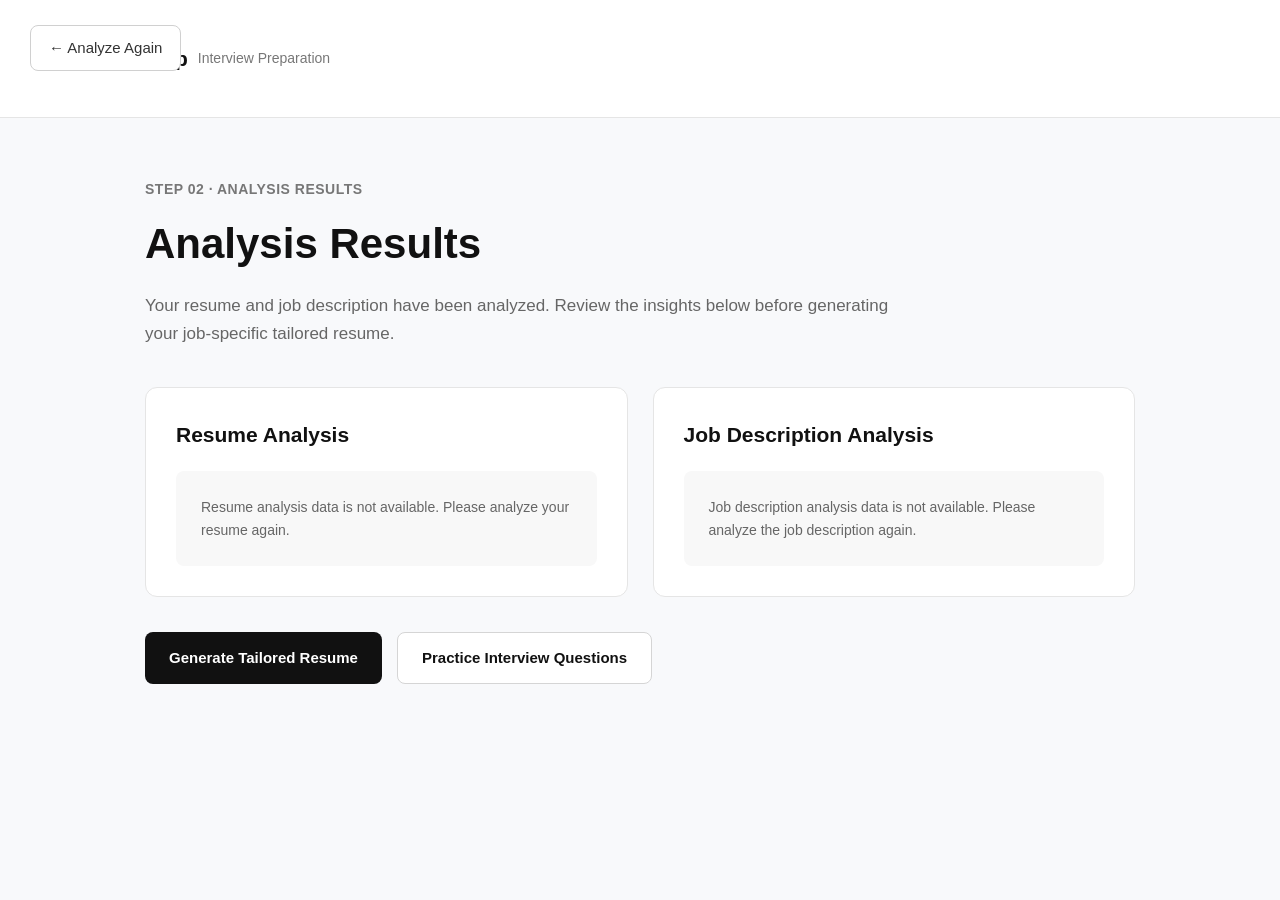
<file: frontend/tailored-resume.html>
<!DOCTYPE html>
<html lang="en">

<head>

    <meta charset="UTF-8">

    <meta
        name="viewport"
        content="width=device-width, initial-scale=1.0"
    >

    <title>Tailored Resume | HirePrep</title>

    <link rel="stylesheet" href="style.css">

    <style>

        /* =========================
           NAVBAR
        ========================= */

        .navbar {
            width: 100%;
            background: #ffffff;
            border-bottom: 1px solid #e5e5e5;
        }

        .nav-container {
            width: 100%;
            max-width: 1200px;
            margin: 0 auto;
            padding: 18px 30px;
            display: flex;
            align-items: center;
            box-sizing: border-box;
        }

        .logo {
            display: flex;
            align-items: center;
            gap: 10px;
            text-decoration: none;
            color: #111111;
            font-size: 21px;
            font-weight: 700;
        }

        .logo-mark {
            font-size: 28px;
            font-weight: 700;
        }

        .logo-tagline {
            font-size: 14px;
            font-weight: 400;
            color: #777777;
        }


        /* =========================
           PAGE
        ========================= */

        .results-page {
            padding: 50px 20px 80px;
        }

        .container {
            max-width: 950px;
            margin: 0 auto;
        }

        .top-back-btn {
            display: inline-block;
            margin-bottom: 30px;
            color: #333333;
            text-decoration: none;
            font-size: 15px;
            font-weight: 500;
        }

        .top-back-btn:hover {
            color: #000000;
        }


        /* =========================
           HEADING
        ========================= */

        .results-heading {
            margin-bottom: 35px;
        }

        .section-label {
            display: block;
            margin-bottom: 10px;
            color: #777777;
            font-size: 13px;
            font-weight: 600;
            letter-spacing: 0.5px;
        }

        .results-heading h1 {
            margin: 0 0 14px;
            color: #111111;
            font-size: 40px;
        }

        .results-heading p {
            max-width: 720px;
            margin: 0;
            color: #666666;
            font-size: 16px;
            line-height: 1.6;
        }


        /* =========================
           RESUME
        ========================= */

        .tailored-resume {
            background: #ffffff;
            border: 1px solid #dddddd;
            border-radius: 10px;
            padding: 45px 50px;
        }

        .resume-header {
            text-align: center;
            padding-bottom: 25px;
            border-bottom: 1px solid #dddddd;
        }

        .resume-header h2 {
            margin: 0 0 10px;
            color: #111111;
            font-size: 28px;
        }

        .resume-header p {
            margin: 0;
            color: #666666;
            font-size: 14px;
            line-height: 1.6;
        }

        .resume-section {
            padding: 22px 0;
            border-bottom: 1px solid #eeeeee;
        }

        .resume-section:last-child {
            border-bottom: none;
        }

        .resume-section h3 {
            margin: 0 0 13px;
            color: #111111;
            font-size: 16px;
            text-transform: uppercase;
            letter-spacing: 0.4px;
        }

        .resume-section p {
            margin: 0 0 8px;
            color: #444444;
            font-size: 14px;
            line-height: 1.7;
        }

        .resume-section ul {
            margin: 0;
            padding-left: 20px;
        }

        .resume-section li {
            margin-bottom: 7px;
            color: #444444;
            font-size: 14px;
            line-height: 1.6;
        }


        /* =========================
           SKILLS
        ========================= */

        .skill-group {
            margin-bottom: 14px;
        }

        .skill-group:last-child {
            margin-bottom: 0;
        }

        .skill-group strong {
            display: block;
            margin-bottom: 7px;
            color: #333333;
            font-size: 14px;
        }

        .skill-tags {
            display: flex;
            flex-wrap: wrap;
            gap: 7px;
        }

        .skill-tag {
            padding: 6px 10px;
            background: #f3f3f3;
            border-radius: 5px;
            color: #333333;
            font-size: 13px;
        }


        /* =========================
           PROJECTS / INTERNSHIPS
        ========================= */

        .resume-item {
            margin-bottom: 18px;
        }

        .resume-item:last-child {
            margin-bottom: 0;
        }

        .resume-item-title {
            margin-bottom: 5px;
            color: #111111;
            font-size: 15px;
            font-weight: 700;
        }

        .resume-item-meta {
            margin-bottom: 6px;
            color: #666666;
            font-size: 13px;
        }


        /* =========================
           ACTIONS
        ========================= */

        .results-actions {
            display: flex;
            gap: 12px;
            flex-wrap: wrap;
            margin-top: 30px;
        }

        .primary-btn,
        .secondary-btn {
            padding: 13px 22px;
            border-radius: 7px;
            font-size: 14px;
            font-weight: 600;
            cursor: pointer;
            border: none;
        }

        .primary-btn {
            background: #111111;
            color: #ffffff;
        }

        .primary-btn:hover {
            background: #333333;
        }

        .secondary-btn {
            background: #ffffff;
            color: #111111;
            border: 1px solid #d5d5d5;
        }

        .secondary-btn:hover {
            background: #f5f5f5;
        }

        .primary-btn:disabled,
        .secondary-btn:disabled {
            opacity: 0.6;
            cursor: not-allowed;
        }

        .status-message {
            display: none;
            margin-top: 18px;
            padding: 13px 16px;
            background: #f5f5f5;
            border-radius: 7px;
            color: #555555;
            font-size: 14px;
        }


        /* =========================
           MOBILE
        ========================= */

        @media (max-width: 700px) {

            .results-page {
                padding: 35px 15px 60px;
            }

            .tailored-resume {
                padding: 30px 22px;
            }

            .results-heading h1 {
                font-size: 32px;
            }

            .logo-tagline {
                display: none;
            }

        }

    </style>

</head>


<body>


    <!-- =========================
         NAVBAR
    ========================= -->

    <header class="navbar">

        <div class="nav-container">

            <a href="index.html" class="logo">

                <span class="logo-mark">
                    H
                </span>

                <span>
                    HirePrep
                </span>

                <span class="logo-tagline">
                    Interview Preparation
                </span>

            </a>

        </div>

    </header>



    <!-- =========================
         PAGE
    ========================= -->

    <main class="results-page">

        <div class="container">


            <a
                href="results.html"
                class="top-back-btn"
            >
                ← Back to Analysis
            </a>



            <!-- =========================
                 HEADING
            ========================= -->

            <div class="results-heading">

                <span class="section-label">
                    STEP 03 · JD-TAILORED RESUME
                </span>

                <h1>
                    Your Tailored Resume
                </h1>

                <p>
                    Your resume has been tailored to the target
                    job description using only information from
                    your original resume.
                </p>

            </div>



            <!-- =========================
                 RESUME
            ========================= -->

            <div class="tailored-resume">


                <!-- CANDIDATE -->

                <section class="resume-header">

                    <h2 id="resumeName">
                        Loading...
                    </h2>

                    <p id="resumeContact">
                        Loading...
                    </p>

                </section>



                <!-- SUMMARY -->

                <section class="resume-section">

                    <h3>
                        Professional Summary
                    </h3>

                    <p id="resumeSummary">
                        Loading...
                    </p>

                </section>



                <!-- SKILLS -->

                <section
                    class="resume-section"
                    id="skillsSection"
                >

                    <h3>
                        Skills
                    </h3>

                    <div id="resumeSkills">
                        Loading...
                    </div>

                </section>



                <!-- EDUCATION -->

                <section
                    class="resume-section"
                    id="educationSection"
                >

                    <h3>
                        Education
                    </h3>

                    <div id="resumeEducation">
                        Loading...
                    </div>

                </section>



                <!-- PROJECTS -->

                <section
                    class="resume-section"
                    id="projectsSection"
                >

                    <h3>
                        Projects
                    </h3>

                    <div id="resumeProjects">
                        Loading...
                    </div>

                </section>



                <!-- EXPERIENCE -->

                <section
                    class="resume-section"
                    id="experienceSection"
                >

                    <h3>
                        Experience
                    </h3>

                    <div id="resumeExperience">
                        Loading...
                    </div>

                </section>



                <!-- INTERNSHIPS -->

                <section
                    class="resume-section"
                    id="internshipsSection"
                >

                    <h3>
                        Internships
                    </h3>

                    <div id="resumeInternships">
                        Loading...
                    </div>

                </section>



                <!-- CERTIFICATIONS -->

                <section
                    class="resume-section"
                    id="certificationsSection"
                >

                    <h3>
                        Certifications
                    </h3>

                    <div id="resumeCertifications">
                        Loading...
                    </div>

                </section>



                <!-- ACHIEVEMENTS -->

                <section
                    class="resume-section"
                    id="achievementsSection"
                >

                    <h3>
                        Achievements
                    </h3>

                    <div id="resumeAchievements">
                        Loading...
                    </div>

                </section>


            </div>



            <!-- =========================
                 ACTIONS
            ========================= -->

            <div class="results-actions">

                <button
                    id="downloadResumeBtn"
                    class="primary-btn"
                    type="button"
                >
                    Download Resume ↓
                </button>

                <button
                    id="backToAnalysisBtn"
                    class="secondary-btn"
                    type="button"
                >
                    Back to Analysis
                </button>

            </div>


            <div
                id="statusMessage"
                class="status-message"
            ></div>


        </div>

    </main>



    <!-- =========================
         JAVASCRIPT
    ========================= -->

    <script>

        /* =========================
           HTML ESCAPE
        ========================= */

        function escapeHtml(value) {

            if (
                value === null ||
                value === undefined
            ) {
                return "";
            }

            return String(value)
                .replace(/&/g, "&amp;")
                .replace(/</g, "&lt;")
                .replace(/>/g, "&gt;")
                .replace(/"/g, "&quot;")
                .replace(/'/g, "&#039;");

        }



        /* =========================
           ARRAY NORMALIZATION
        ========================= */

        function toArray(value) {

            if (Array.isArray(value)) {
                return value;
            }

            if (
                value !== null &&
                value !== undefined &&
                value !== ""
            ) {
                return [value];
            }

            return [];

        }



        /* =========================
           SIMPLE LIST
        ========================= */

        function renderList(items) {

            items = toArray(items);

            if (items.length === 0) {
                return "";
            }

            return `
                <ul>
                    ${items.map(item => {

                        if (
                            typeof item === "object" &&
                            item !== null
                        ) {
                            return `
                                <li>
                                    ${escapeHtml(
                                        JSON.stringify(item)
                                    )}
                                </li>
                            `;
                        }

                        return `
                            <li>
                                ${escapeHtml(item)}
                            </li>
                        `;

                    }).join("")}
                </ul>
            `;

        }



        /* =========================
           SKILLS
        ========================= */

        function renderSkills(skills) {

            if (!skills) {
                return "";
            }

            const groups = [
                [
                    "Technical Skills",
                    skills.technical
                ],
                [
                    "Programming Languages",
                    skills.programming_languages
                ],
                [
                    "Tools & Technologies",
                    skills.tools_and_technologies
                ]
            ];

            return groups.map(group => {

                const title = group[0];
                const items = toArray(group[1]);

                if (items.length === 0) {
                    return "";
                }

                return `
                    <div class="skill-group">

                        <strong>
                            ${escapeHtml(title)}
                        </strong>

                        <div class="skill-tags">

                            ${items.map(item => `
                                <span class="skill-tag">
                                    ${escapeHtml(item)}
                                </span>
                            `).join("")}

                        </div>

                    </div>
                `;

            }).join("");

        }



        /* =========================
           PROJECTS
        ========================= */

        function renderProjects(projects) {

            projects = toArray(projects);

            if (projects.length === 0) {
                return "";
            }

            return projects.map(project => {

                if (
                    typeof project !== "object" ||
                    project === null
                ) {

                    return `
                        <div class="resume-item">
                            <div class="resume-item-title">
                                ${escapeHtml(project)}
                            </div>
                        </div>
                    `;

                }

                const name =
                    project.name || "Project";

                const technologies =
                    toArray(project.technologies);

                const description =
                    project.description || "";


                return `
                    <div class="resume-item">

                        <div class="resume-item-title">
                            ${escapeHtml(name)}
                        </div>

                        ${
                            technologies.length
                            ? `
                                <div class="resume-item-meta">
                                    Technologies:
                                    ${escapeHtml(
                                        technologies.join(", ")
                                    )}
                                </div>
                              `
                            : ""
                        }

                        ${
                            description
                            ? `
                                <p>
                                    ${escapeHtml(description)}
                                </p>
                              `
                            : ""
                        }

                    </div>
                `;

            }).join("");

        }



        /* =========================
           INTERNSHIPS
        ========================= */

        function renderInternships(internships) {

            internships = toArray(internships);

            if (internships.length === 0) {
                return "";
            }

            return internships.map(item => {

                if (
                    typeof item !== "object" ||
                    item === null
                ) {

                    return `
                        <div class="resume-item">
                            <p>
                                ${escapeHtml(item)}
                            </p>
                        </div>
                    `;

                }

                const title =
                    item.title || "";

                const company =
                    item.company || "";

                const duration =
                    item.duration || "";

                const description =
                    item.description || "";


                const meta =
                    [company, duration]
                        .filter(Boolean)
                        .join(" | ");


                return `
                    <div class="resume-item">

                        ${
                            title
                            ? `
                                <div class="resume-item-title">
                                    ${escapeHtml(title)}
                                </div>
                              `
                            : ""
                        }

                        ${
                            meta
                            ? `
                                <div class="resume-item-meta">
                                    ${escapeHtml(meta)}
                                </div>
                              `
                            : ""
                        }

                        ${
                            description
                            ? `
                                <p>
                                    ${escapeHtml(description)}
                                </p>
                              `
                            : ""
                        }

                    </div>
                `;

            }).join("");

        }



        /* =========================
           LOAD RESUME
        ========================= */

        function loadTailoredResume() {

            const storedResume =
                sessionStorage.getItem(
                    "tailoredResume"
                );


            if (!storedResume) {

                alert(
                    "Tailored resume data was not found. " +
                    "Please generate the resume again."
                );

                window.location.href =
                    "results.html";

                return;

            }


            let resume;


            try {

                resume =
                    JSON.parse(storedResume);

            } catch (error) {

                console.error(
                    "Invalid tailored resume data:",
                    error
                );

                alert(
                    "Unable to load the tailored resume."
                );

                return;

            }


            /* =========================
               CANDIDATE
            ========================= */

            const candidate =
                resume.candidate || {};


            document.getElementById(
                "resumeName"
            ).textContent =
                candidate.name ||
                "Candidate";


            const contactParts = [
                candidate.email,
                candidate.phone,
                candidate.location
            ].filter(Boolean);


            document.getElementById(
                "resumeContact"
            ).textContent =
                contactParts.join(" | ") ||
                "Contact information not available";



            /* =========================
               SUMMARY
            ========================= */

            document.getElementById(
                "resumeSummary"
            ).textContent =
                resume.summary ||
                "No professional summary available.";



            /* =========================
               SKILLS
            ========================= */

            const skillsHTML =
                renderSkills(
                    resume.skills
                );


            document.getElementById(
                "resumeSkills"
            ).innerHTML =
                skillsHTML ||
                "No skills available.";



            /* =========================
               EDUCATION
            ========================= */

            const educationHTML =
                renderList(
                    resume.education
                );


            document.getElementById(
                "resumeEducation"
            ).innerHTML =
                educationHTML ||
                "No education information available.";



            /* =========================
               PROJECTS
            ========================= */

            const projectsHTML =
                renderProjects(
                    resume.projects
                );


            document.getElementById(
                "resumeProjects"
            ).innerHTML =
                projectsHTML ||
                "No projects available.";



            /* =========================
               EXPERIENCE
            ========================= */

            const experienceHTML =
                renderList(
                    resume.experience
                );


            document.getElementById(
                "resumeExperience"
            ).innerHTML =
                experienceHTML ||
                "No additional experience available.";



            /* =========================
               INTERNSHIPS
            ========================= */

            const internshipsHTML =
                renderInternships(
                    resume.internships
                );


            document.getElementById(
                "resumeInternships"
            ).innerHTML =
                internshipsHTML ||
                "No internships available.";



            /* =========================
               CERTIFICATIONS
            ========================= */

            const certificationsHTML =
                renderList(
                    resume.certifications
                );


            document.getElementById(
                "resumeCertifications"
            ).innerHTML =
                certificationsHTML ||
                "No certifications available.";



            /* =========================
               ACHIEVEMENTS
            ========================= */

            const achievementsHTML =
                renderList(
                    resume.achievements
                );


            document.getElementById(
                "resumeAchievements"
            ).innerHTML =
                achievementsHTML ||
                "No achievements available.";

        }



        /* =========================
           DOWNLOAD PDF
        ========================= */

        async function downloadResume() {

            const storedResume =
                sessionStorage.getItem(
                    "tailoredResume"
                );


            if (!storedResume) {

                alert(
                    "Tailored resume data is missing."
                );

                return;

            }


            const button =
                document.getElementById(
                    "downloadResumeBtn"
                );

            const status =
                document.getElementById(
                    "statusMessage"
                );


            button.disabled = true;

            button.textContent =
                "Generating PDF...";


            status.style.display =
                "block";

            status.textContent =
                "Preparing your resume PDF...";


            try {

                const tailoredResume =
                    JSON.parse(storedResume);


                const response =
                    await fetch(
                        "http://127.0.0.1:8000/download-tailored-resume",
                        {
                            method: "POST",

                            headers: {
                                "Content-Type":
                                    "application/json"
                            },

                            body: JSON.stringify({
                                tailored_resume:
                                    tailoredResume
                            })
                        }
                    );


                if (!response.ok) {

                    const errorData =
                        await response.json();

                    throw new Error(
                        errorData.error ||
                        "PDF generation failed."
                    );

                }


                const blob =
                    await response.blob();


                const url =
                    window.URL.createObjectURL(
                        blob
                    );


                const link =
                    document.createElement("a");

                link.href = url;

                link.download =
                    "JD_Tailored_Resume.pdf";

                document.body.appendChild(link);

                link.click();

                link.remove();

                window.URL.revokeObjectURL(url);


                status.textContent =
                    "Resume PDF downloaded successfully.";


            } catch (error) {

                console.error(
                    "Download error:",
                    error
                );

                alert(
                    "Unable to download the resume.\n\n" +
                    error.message
                );

                status.style.display =
                    "none";

            } finally {

                button.disabled = false;

                button.innerHTML =
                    "Download Resume ↓";

            }

        }



        /* =========================
           BUTTONS
        ========================= */

        document
            .getElementById("downloadResumeBtn")
            .addEventListener(
                "click",
                downloadResume
            );


        document
            .getElementById("backToAnalysisBtn")
            .addEventListener(
                "click",
                function () {

                    window.location.href =
                        "results.html";

                }
            );



        /* =========================
           PAGE LOAD
        ========================= */

        document.addEventListener(
            "DOMContentLoaded",
            loadTailoredResume
        );

    </script>


</body>

</html>
</file>
<file: frontend/style.css>
/* =========================================================
   HIREPREP - GLOBAL STYLES
========================================================= */

* {
    margin: 0;
    padding: 0;
    box-sizing: border-box;
}

html {
    scroll-behavior: smooth;
}

body {
    font-family: Inter, Arial, Helvetica, sans-serif;
    background: #f8f9fb;
    color: #172033;
    line-height: 1.6;
}

a {
    text-decoration: none;
    color: inherit;
}

button,
input {
    font: inherit;
}

.container {
    width: min(1200px, calc(100% - 48px));
    margin: 0 auto;
}


/* =========================================================
   NAVIGATION
===/* =========================
   NAVBAR
========================= */

.navbar {
    display: flex;
    align-items: center;
    justify-content: space-between;
    padding: 18px 40px;
    background: #ffffff;
    border-bottom: 1px solid #eeeeee;
    box-sizing: border-box;
}

.logo {
    font-size: 20px;
    font-weight: 700;
    white-space: nowrap;
}

.navbar nav {
    display: flex;
    align-items: center;
    gap: 32px;              /* Space between menu items */
}

.navbar nav a {
    display: inline-block;
    padding: 8px 4px;
    color: #333333;
    text-decoration: none;
    font-size: 15px;
    font-weight: 500;
    white-space: nowrap;
    transition: color 0.2s ease;
}

.navbar nav a:hover {
    color: #000000;
}
.page-indicator {
    font-size: 13px;
    color: #697386;
    margin-left: auto;
}

.back-link {
    font-size: 13px;
    color: #4f596c;
}

.back-link:hover {
    color: #172033;
}


/* =========================================================
   BUTTONS
========================================================= */

.primary-btn,
.secondary-btn {
    display: inline-flex;
    align-items: center;
    justify-content: center;
    min-height: 44px;
    padding: 0 20px;
    border-radius: 7px;
    font-size: 14px;
    font-weight: 600;
    transition: all 0.2s ease;
}

.primary-btn {
    background: #172033;
    color: #ffffff;
}

.primary-btn:hover {
    background: #273149;
    transform: translateY(-1px);
}

.primary-btn span {
    margin-left: 10px;
    font-size: 17px;
}

.secondary-btn {
    background: #ffffff;
    color: #344054;
    border: 1px solid #dce1e9;
}

.secondary-btn:hover {
    border-color: #b9c0cc;
    background: #f9fafb;
}


/* =========================================================
   HERO
========================================================= */

.hero {
    background: #ffffff;
    border-bottom: 1px solid #e7eaf0;
}

.hero-container {
    width: min(1200px, calc(100% - 48px));
    min-height: 590px;
    margin: 0 auto;
    display: grid;
    grid-template-columns: 1fr 0.95fr;
    align-items: center;
    gap: 70px;
    padding: 70px 0;
}

.hero-content {
    max-width: 570px;
}

.eyebrow,
.section-label {
    font-size: 11px;
    font-weight: 700;
    letter-spacing: 1.2px;
    color: #687386;
}

.eyebrow {
    margin-bottom: 17px;
}

.hero h1 {
    font-size: clamp(42px, 5vw, 62px);
    line-height: 1.08;
    letter-spacing: -2px;
    font-weight: 750;
    color: #172033;
}

.hero h1 span {
    color: #5b6678;
}

.hero-description {
    max-width: 530px;
    margin-top: 24px;
    font-size: 16px;
    line-height: 1.75;
    color: #687386;
}

.hero-actions {
    display: flex;
    align-items: center;
    gap: 12px;
    margin-top: 30px;
}

.hero-note {
    display: flex;
    align-items: center;
    gap: 9px;
    margin-top: 22px;
    font-size: 12px;
    color: #7a8496;
}

.status-dot {
    width: 7px;
    height: 7px;
    background: #4c8b67;
    border-radius: 50%;
}


/* =========================================================
   HERO PREVIEW
========================================================= */

.hero-preview {
    display: flex;
    justify-content: flex-end;
}

.preview-window {
    width: 100%;
    max-width: 490px;
    background: #ffffff;
    border: 1px solid #dfe4eb;
    border-radius: 12px;
    box-shadow: 0 16px 45px rgba(23, 32, 51, 0.08);
    overflow: hidden;
}

.preview-topbar {
    height: 38px;
    background: #f5f6f8;
    border-bottom: 1px solid #e7eaf0;
    display: flex;
    align-items: center;
    justify-content: center;
    position: relative;
}

.window-controls {
    position: absolute;
    left: 14px;
    display: flex;
    gap: 5px;
}

.window-controls span {
    width: 7px;
    height: 7px;
    background: #c6ccd5;
    border-radius: 50%;
}

.preview-url {
    font-size: 10px;
    color: #8b94a3;
}

.preview-content {
    padding: 25px;
}

.preview-heading {
    display: flex;
    align-items: center;
    justify-content: space-between;
}

.preview-heading small,
.question-preview-header small {
    display: block;
    font-size: 9px;
    letter-spacing: 0.9px;
    color: #8a93a2;
    margin-bottom: 4px;
}

.preview-heading h3 {
    font-size: 19px;
    color: #172033;
}

.preview-check {
    width: 30px;
    height: 30px;
    border-radius: 50%;
    background: #eef6f0;
    color: #3f7956;
    display: flex;
    align-items: center;
    justify-content: center;
    font-weight: 700;
}

.preview-files {
    margin-top: 20px;
    display: flex;
    flex-direction: column;
    gap: 9px;
}

.preview-file {
    display: flex;
    align-items: center;
    gap: 11px;
    padding: 11px;
    border: 1px solid #e4e8ee;
    border-radius: 7px;
}

.file-type {
    width: 34px;
    height: 34px;
    border-radius: 6px;
    background: #f0f2f5;
    color: #495366;
    display: flex;
    align-items: center;
    justify-content: center;
    font-size: 9px;
    font-weight: 700;
}

.job-file {
    background: #f1f3f7;
}

.file-details {
    display: flex;
    flex-direction: column;
    flex: 1;
}

.file-details strong {
    font-size: 12px;
    color: #293246;
}

.file-details span {
    font-size: 10px;
    color: #8a93a2;
}

.file-status {
    color: #4d805e;
    font-weight: 700;
}

.preview-divider {
    height: 1px;
    background: #e8ebf0;
    margin: 22px 0;
}

.question-preview-header {
    display: flex;
    align-items: center;
    justify-content: space-between;
}

.question-preview-header strong {
    font-size: 13px;
}

.question-preview-header > span {
    font-size: 11px;
    background: #f0f2f5;
    padding: 4px 8px;
    border-radius: 5px;
    color: #596376;
}

.question-item {
    display: flex;
    gap: 12px;
    padding: 13px 0;
    border-bottom: 1px solid #edf0f3;
}

.question-number {
    font-size: 10px;
    font-weight: 700;
    color: #8b94a3;
    padding-top: 2px;
}

.question-item p {
    font-size: 11px;
    line-height: 1.5;
    color: #596376;
}


/* =========================================================
   SECTIONS
========================================================= */

.features-section,
.how-section {
    padding: 90px 0;
}

.features-section {
    background: #f8f9fb;
}

.how-section {
    background: #ffffff;
}

.section-heading {
    max-width: 650px;
    margin-bottom: 42px;
}

.section-heading h2 {
    font-size: 34px;
    line-height: 1.2;
    letter-spacing: -0.8px;
    margin-top: 9px;
    color: #172033;
}

.section-heading p {
    margin-top: 13px;
    font-size: 14px;
    color: #737d8e;
    line-height: 1.7;
}


/* =========================================================
   FEATURE CARDS
========================================================= */

.feature-grid {
    display: grid;
    grid-template-columns: repeat(3, 1fr);
    gap: 18px;
}

.feature-card {
    background: #ffffff;
    border: 1px solid #e1e5eb;
    border-radius: 9px;
    padding: 28px;
    min-height: 210px;
}

.feature-number {
    font-size: 11px;
    font-weight: 700;
    color: #8a93a2;
    margin-bottom: 28px;
}

.feature-card h3 {
    font-size: 17px;
    margin-bottom: 10px;
    color: #202a3d;
}

.feature-card p {
    font-size: 13px;
    color: #737d8e;
    line-height: 1.7;
}


/* =========================================================
   HOW IT WORKS
========================================================= */

.steps {
    border-top: 1px solid #e3e7ed;
}

.step {
    display: grid;
    grid-template-columns: 90px 1fr;
    align-items: center;
    padding: 25px 0;
    border-bottom: 1px solid #e3e7ed;
}

.step-number {
    font-size: 12px;
    font-weight: 700;
    color: #8a93a2;
}

.step-content h3 {
    font-size: 17px;
    color: #202a3d;
}

.step-content p {
    font-size: 13px;
    color: #737d8e;
    margin-top: 3px;
}

.cta-box {
    margin-top: 38px;
    padding: 25px 28px;
    border: 1px solid #dfe4eb;
    background: #f8f9fb;
    border-radius: 9px;
    display: flex;
    align-items: center;
    justify-content: space-between;
    gap: 25px;
}

.cta-box small {
    font-size: 9px;
    font-weight: 700;
    letter-spacing: 1px;
    color: #7c8697;
}

.cta-box h3 {
    margin-top: 5px;
    font-size: 18px;
    color: #202a3d;
}


/* =========================================================
   ANALYZE PAGE
========================================================= */

.analyze-page {
    min-height: calc(100vh - 145px);
    padding: 65px 0 75px;
}

.analyze-heading {
    max-width: 690px;
    margin-bottom: 38px;
}

.analyze-heading h1 {
    font-size: 38px;
    letter-spacing: -1px;
    line-height: 1.2;
    margin-top: 9px;
    color: #172033;
}

.analyze-heading p {
    margin-top: 13px;
    font-size: 14px;
    line-height: 1.7;
    color: #737d8e;
}


/* =========================================================
   UPLOAD CARDS
========================================================= */

.upload-grid {
    display: grid;
    grid-template-columns: repeat(2, 1fr);
    gap: 20px;
}

.upload-card {
    background: #ffffff;
    border: 1px solid #dfe4eb;
    border-radius: 10px;
    padding: 27px;
}

.upload-header {
    display: flex;
    align-items: center;
    justify-content: space-between;
}

.document-icon {
    width: 40px;
    height: 40px;
    border-radius: 7px;
    background: #eef0f4;
    color: #4e586a;
    display: flex;
    align-items: center;
    justify-content: center;
    font-size: 10px;
    font-weight: 700;
}

.document-icon.job {
    background: #f0f2f5;
}

.required-badge {
    font-size: 10px;
    color: #687386;
    border: 1px solid #dce1e8;
    border-radius: 20px;
    padding: 4px 9px;
}

.upload-card h2 {
    font-size: 19px;
    margin-top: 22px;
    color: #202a3d;
}

.upload-description {
    font-size: 13px;
    color: #7a8494;
    line-height: 1.65;
    margin-top: 7px;
    min-height: 43px;
}


/* =========================================================
   FILE DROP AREA
========================================================= */

.file-drop-area {
    height: 165px;
    min-height: 165px;
    margin-top: 20px;
    border: 1px dashed #cbd1da;
    border-radius: 8px;
    background: #fafbfc;
    display: flex;
    flex-direction: column;
    align-items: center;
    justify-content: center;
    cursor: pointer;
    text-align: center;
    padding: 18px;
    transition:
        border-color 0.2s ease,
        background 0.2s ease;
}

.file-drop-area:hover {
    border-color: #8d97a7;
    background: #f7f8fa;
}

.file-drop-area:active {
    background: #f1f3f6;
}

.file-drop-area input {
    display: none;
}

.upload-symbol {
    width: 38px;
    height: 38px;
    margin-bottom: 10px;
    border-radius: 50%;
    background: #eef0f4;
    color: #5e6879;
    display: flex;
    align-items: center;
    justify-content: center;
    font-size: 18px;
}

.file-drop-area strong {
    font-size: 13px;
    font-weight: 600;
    color: #344054;
}

.file-drop-area > span {
    margin-top: 4px;
    font-size: 11px;
    color: #929baa;
}

.selected-file {
    width: 100%;
    max-width: 100%;
    margin-top: 12px;
    padding: 7px 10px;
    border-radius: 5px;
    background: #f0f2f5;
    color: #737d8e;
    font-size: 10px;
    overflow: hidden;
    text-overflow: ellipsis;
    white-space: nowrap;
}


/* =========================================================
   COMPATIBILITY FOR PREVIOUS ANALYZE HTML
========================================================= */

.upload-area {
    height: 165px;
    min-height: 165px;
    margin-top: 20px;
    border: 1px dashed #cbd1da;
    border-radius: 8px;
    background: #fafbfc;
    display: flex;
    flex-direction: column;
    align-items: center;
    justify-content: center;
    cursor: pointer;
    text-align: center;
    padding: 18px;
    transition:
        border-color 0.2s ease,
        background 0.2s ease;
}

.upload-area:hover {
    border-color: #8d97a7;
    background: #f7f8fa;
}

.upload-area:active {
    background: #f1f3f6;
}

.upload-area input[type="file"] {
    display: none;
}

.upload-icon {
    width: 38px;
    height: 38px;
    margin-bottom: 10px;
    border-radius: 50%;
    background: #eef0f4;
    color: #5e6879;
    display: flex;
    align-items: center;
    justify-content: center;
    font-size: 18px;
}

.upload-area strong {
    font-size: 13px;
    font-weight: 600;
    color: #344054;
}

.upload-area > span {
    margin-top: 4px;
    font-size: 11px;
    color: #929baa;
}


/* =========================================================
   ANALYZE ACTION
========================================================= */

.analyze-action {
    text-align: center;
    margin-top: 35px;
}

.analyze-btn {
    min-width: 220px;
    height: 46px;
    border: none;
    border-radius: 7px;
    background: #172033;
    color: #ffffff;
    font-size: 14px;
    font-weight: 600;
    cursor: pointer;
    transition: all 0.2s ease;
}

.analyze-btn:hover {
    background: #273149;
    transform: translateY(-1px);
}

.analyze-btn:disabled {
    opacity: 0.6;
    cursor: not-allowed;
    transform: none;
}

.analyze-btn span {
    margin-left: 10px;
    font-size: 17px;
}

.analyze-action p {
    margin-top: 10px;
    font-size: 11px;
    color: #8a93a2;
}


/* =========================================================
   PROCESS INFO
========================================================= */

.process-info {
    margin-top: 52px;
    display: grid;
    grid-template-columns:
        1fr
        55px
        1fr
        55px
        1fr;
    align-items: center;
    border-top: 1px solid #e2e6ec;
    border-bottom: 1px solid #e2e6ec;
    padding: 22px 0;
}

.process-item {
    display: flex;
    align-items: center;
    gap: 12px;
}

.process-number {
    width: 30px;
    height: 30px;
    border: 1px solid #d8dde5;
    border-radius: 50%;
    display: flex;
    align-items: center;
    justify-content: center;
    font-size: 10px;
    font-weight: 700;
    color: #687386;
}

.process-item strong {
    font-size: 12px;
    color: #384255;
}

.process-item p {
    font-size: 10px;
    color: #8a93a2;
    margin-top: 2px;
}

.process-line {
    height: 1px;
    background: #dfe4ea;
}


/* =========================================================
   PROCESSING
========================================================= */

.processing-section {
    display: none;
    padding: 65px 0;
    background: #f8f9fb;
}

.processing-box {
    width: min(650px, calc(100% - 48px));
    margin: 0 auto;
    text-align: center;
    background: #ffffff;
    border: 1px solid #dfe4eb;
    border-radius: 10px;
    padding: 45px;
}

.loader {
    width: 34px;
    height: 34px;
    border: 3px solid #e3e6eb;
    border-top-color: #172033;
    border-radius: 50%;
    animation: spin 0.8s linear infinite;
    margin: 0 auto 22px;
}

@keyframes spin {
    to {
        transform: rotate(360deg);
    }
}

.processing-box h2 {
    font-size: 24px;
    margin-top: 8px;
}

.processing-box > p {
    margin-top: 8px;
    font-size: 13px;
    color: #7a8494;
}

.processing-steps {
    display: flex;
    justify-content: center;
    gap: 10px;
    margin-top: 28px;
    flex-wrap: wrap;
}

.processing-step {
    border: 1px solid #e0e4ea;
    border-radius: 6px;
    padding: 8px 11px;
    font-size: 10px;
    color: #8a93a2;
    background: #fafbfc;
}

.processing-step span {
    margin-right: 5px;
    font-weight: 700;
}

.processing-step.active {
    color: #344054;
    border-color: #bfc6d1;
    background: #f3f4f6;
}


/* =========================================================
   OLD PROCESSING COMPATIBILITY
========================================================= */

.processing {
    max-width: 850px;
    margin: 35px auto 0;
    padding: 27px;
    background: #ffffff;
    border: 1px solid #dfe4eb;
    border-radius: 9px;
}

.processing-header {
    display: flex;
    align-items: center;
    gap: 17px;
}

.processing-header h2 {
    margin-top: 5px;
    font-size: 19px;
    color: #202a3d;
}

.processing-header p {
    margin-top: 5px;
    font-size: 12px;
    color: #7a8494;
}

.processing-spinner {
    width: 25px;
    height: 25px;
    flex-shrink: 0;
    border: 2px solid #e1e5ea;
    border-top-color: #344054;
    border-radius: 50%;
    animation: spin 0.8s linear infinite;
}

.processing-step strong {
    display: block;
    font-size: 11px;
    color: #4b5567;
}

.processing-step p {
    margin-top: 4px;
    font-size: 10px;
    line-height: 1.5;
    color: #8a93a2;
}


/* =========================================================
   RESULTS PAGE
========================================================= */

.results-page {
    min-height: calc(100vh - 145px);
    padding: 45px 0 60px;
}

.results-heading {
    max-width: 720px;
    margin-bottom: 30px;
}

.results-heading h1 {
    font-size: 38px;
    line-height: 1.2;
    letter-spacing: -1px;
    margin-top: 9px;
    color: #172033;
}

.results-heading p {
    margin-top: 13px;
    font-size: 14px;
    color: #737d8e;
    line-height: 1.7;
}


/* =========================================================
   RESULT SECTIONS
========================================================= */

.result-section {
    margin-bottom: 30px;
}

.result-section-header {
    display: flex;
    align-items: flex-end;
    justify-content: space-between;
    gap: 20px;
    margin-bottom: 13px;
}

.result-section-header h2 {
    margin-top: 5px;
    font-size: 23px;
    color: #202a3d;
}

.result-badge {
    font-size: 10px;
    color: #687386;
    border: 1px solid #dce1e8;
    border-radius: 20px;
    padding: 5px 10px;
    white-space: nowrap;
}


/* =========================================================
   RESULT GRID
========================================================= */

.result-grid {
    display: grid;
    grid-template-columns: repeat(2, minmax(0, 1fr));
    gap: 12px;
    align-items: start;
    grid-auto-rows: max-content;
}

.result-card {
    min-height: 0;
    height: fit-content;
    align-self: start;
    padding: 16px 18px;
    background: #ffffff;
    border: 1px solid #dfe4eb;
    border-radius: 9px;
}

.result-card-wide {
    grid-column: span 2;
    min-height: 0;
    height: fit-content;
    align-self: start;
    padding: 16px 18px;
    background: #ffffff;
    border: 1px solid #dfe4eb;
    border-radius: 9px;
}

.result-card-label {
    display: block;
    font-size: 9px;
    font-weight: 700;
    letter-spacing: 0.9px;
    color: #8a93a2;
    margin-bottom: 7px;
}

.result-value {
    min-height: 0;
    height: auto;
    font-size: 15px;
    font-weight: 600;
    line-height: 1.45;
    color: #293246;
}

.result-text {
    font-size: 13px;
    line-height: 1.5;
    color: #697386;
    white-space: pre-line;
}


/* =========================================================
   RESULT LISTS
========================================================= */

.result-list-item {
    min-height: 0;
    height: auto;
    padding: 7px 0;
    border-bottom: 1px solid #edf0f3;
    font-size: 13px;
    line-height: 1.5;
    color: #596376;
}

.result-list-item:first-child {
    padding-top: 0;
}

.result-list-item:last-child {
    border-bottom: none;
    padding-bottom: 0;
}

.result-list-item strong {
    display: block;
    margin-bottom: 3px;
    font-size: 13px;
    color: #293246;
}

.result-list-subtext {
    margin-top: 2px;
    font-size: 11px;
    color: #7a8494;
}

.result-list-description {
    margin-top: 4px;
    font-size: 11px;
    line-height: 1.5;
    color: #7a8494;
}


/* =========================================================
   SKILL GROUPS
========================================================= */

.skill-group {
    min-height: 0;
    margin-bottom: 10px;
}

.skill-group:last-child {
    margin-bottom: 0;
}

.skill-group > strong {
    display: block;
    margin-bottom: 6px;
    font-size: 11px;
    font-weight: 700;
    color: #596376;
}

.tag-list {
    min-height: 0;
    height: auto;
    display: flex;
    flex-wrap: wrap;
    gap: 5px;
}

.tag-list span {
    display: inline-flex;
    align-items: center;
    padding: 4px 8px;
    border-radius: 5px;
    background: #f1f3f6;
    border: 1px solid #e3e6eb;
    color: #596376;
    font-size: 10px;
    line-height: 1.3;
}


/* =========================================================
   RESULTS NEXT
========================================================= */

.results-next {
    display: flex;
    align-items: center;
    justify-content: space-between;
    gap: 30px;
    margin-top: 20px;
    padding: 22px 25px;
    border: 1px solid #dfe4eb;
    border-radius: 9px;
    background: #ffffff;
}

.results-next h2 {
    margin-top: 5px;
    font-size: 19px;
    color: #202a3d;
}

.results-next p {
    margin-top: 5px;
    font-size: 12px;
    color: #7a8494;
}


/* =========================================================
   QUESTIONS PAGE
========================================================= */

.questions-page {
    min-height: calc(100vh - 145px);
    padding: 60px 0 75px;
}

.questions-heading {
    max-width: 720px;
    margin-bottom: 38px;
}

.questions-heading h1 {
    font-size: 38px;
    line-height: 1.2;
    letter-spacing: -1px;
    margin-top: 9px;
    color: #172033;
}

.questions-heading p {
    margin-top: 13px;
    font-size: 14px;
    color: #737d8e;
    line-height: 1.7;
}


/* =========================================================
   QUESTIONS SUMMARY
========================================================= */

.questions-summary {
    display: grid;
    grid-template-columns:
        1fr
        auto
        1.5fr
        auto
        1fr;
    align-items: center;
    padding: 20px 25px;
    margin-bottom: 30px;
    background: #ffffff;
    border: 1px solid #dfe4eb;
    border-radius: 9px;
}

.summary-item {
    display: flex;
    flex-direction: column;
    gap: 4px;
}

.summary-label {
    font-size: 9px;
    font-weight: 700;
    letter-spacing: 0.8px;
    color: #8a93a2;
}

.summary-item strong {
    font-size: 13px;
    color: #344054;
}

.summary-divider {
    width: 1px;
    height: 35px;
    background: #e1e5ea;
    margin: 0 25px;
}


/* =========================================================
   QUESTION CARDS
========================================================= */

.questions-section {
    max-width: 900px;
    margin: 0 auto;
}

.question-card {
    background: #ffffff;
    border: 1px solid #dfe4eb;
    border-radius: 9px;
    padding: 25px;
    margin-bottom: 13px;
}

.question-card-header {
    display: flex;
    align-items: center;
    justify-content: space-between;
    gap: 15px;
    margin-bottom: 15px;
}

.question-index {
    font-size: 11px;
    font-weight: 700;
    color: #8a93a2;
}

.question-meta {
    display: flex;
    gap: 7px;
}

.question-meta span {
    font-size: 9px;
    padding: 4px 8px;
    border-radius: 4px;
    background: #f1f3f6;
    border: 1px solid #e3e6eb;
    color: #687386;
}

.question-text {
    font-size: 15px;
    line-height: 1.65;
    font-weight: 600;
    color: #293246;
}

.question-reason {
    margin-top: 15px;
    padding-top: 13px;
    border-top: 1px solid #edf0f3;
    font-size: 11px;
    line-height: 1.6;
    color: #7a8494;
}

.question-reason strong {
    color: #596376;
}


/* =========================================================
   EMPTY QUESTIONS
========================================================= */

.questions-empty {
    padding: 45px;
    text-align: center;
    background: #ffffff;
    border: 1px solid #dfe4eb;
    border-radius: 9px;
}

.questions-empty h2 {
    font-size: 20px;
    color: #293246;
}

.questions-empty p {
    margin-top: 8px;
    font-size: 13px;
    color: #7a8494;
}


/* =========================================================
   QUESTION ACTIONS
========================================================= */

.questions-actions {
    max-width: 900px;
    margin: 30px auto 0;
    display: flex;
    justify-content: space-between;
    align-items: center;
    gap: 15px;
}


/* =========================================================
   FOOTER
========================================================= */

.footer {
    border-top: 2px solid #e4e7ec;
    background: #ffffff;
}

.footer-content {
    min-height: 72px;
    display: flex;
    align-items: center;
    justify-content: space-between;
    gap: 20px;
    font-size: 11px;
    color: #8a93a2;
}

.footer-content strong {
    color: #4b5567;
}


/* =========================================================
   RESPONSIVE - 900px
========================================================= */

@media (max-width: 900px) {

    .hero-container {
        grid-template-columns: 1fr;
        gap: 45px;
    }

    .hero-content {
        max-width: 700px;
    }

    .hero-preview {
        justify-content: flex-start;
    }

    .feature-grid {
        grid-template-columns: 1fr;
    }

    .upload-grid {
        grid-template-columns: 1fr;
    }

    .process-info {
        grid-template-columns: 1fr;
        gap: 16px;
    }

    .process-line {
        display: none;
    }
}


/* =========================================================
   RESPONSIVE - 800px
========================================================= */

@media (max-width: 800px) {

    .result-grid {
        grid-template-columns: 1fr;
    }

    .result-card-wide {
        grid-column: span 1;
    }

    .results-next {
        flex-direction: column;
        align-items: flex-start;
    }

    .questions-summary {
        grid-template-columns: 1fr;
        gap: 16px;
    }

    .summary-divider {
        width: 100%;
        height: 1px;
        margin: 0;
    }

    .results-page .result-card,
    .results-page .result-card-wide {
        padding: 14px 16px;
    }
}


/* =========================================================
   RESPONSIVE - 700px
========================================================= */

@media (max-width: 700px) {

    .container,
    .nav-container,
    .hero-container {
        width: min(calc(100% - 32px), 1200px);
    }

    .navbar {
        height: 64px;
    }

    .nav-links,
    .page-indicator {
        display: none;
    }

    .brand {
        min-width: auto;
    }

    .hero-container {
        padding: 55px 0;
    }

    .hero h1 {
        font-size: 40px;
        letter-spacing: -1.5px;
    }

    .hero-actions {
        flex-direction: column;
        align-items: stretch;
    }

    .primary-btn,
    .secondary-btn {
        width: 100%;
    }

    .preview-content {
        padding: 18px;
    }

    .features-section,
    .how-section {
        padding: 65px 0;
    }

    .section-heading h2 {
        font-size: 29px;
    }

    .analyze-page {
        padding: 45px 0 55px;
    }

    .analyze-heading h1 {
        font-size: 32px;
    }

    .upload-card {
        padding: 21px;
    }

    .processing-box {
        padding: 32px 20px;
    }

    .footer-content {
        flex-direction: column;
        justify-content: center;
        text-align: center;
        padding: 18px 0;
    }

    .results-page {
        padding-top: 30px;
        padding-bottom: 40px;
    }

    .results-page .result-section {
        margin-bottom: 20px;
    }
}


/* =========================================================
   RESPONSIVE - 600px
========================================================= */

@media (max-width: 600px) {

    .results-page,
    .questions-page {
        padding: 45px 0 55px;
    }

    .results-heading h1,
    .questions-heading h1 {
        font-size: 31px;
    }

    .result-section-header {
        align-items: flex-start;
        flex-direction: column;
    }

    .result-card {
        padding: 13px 14px;
    }

    .result-card-wide {
        padding: 13px 14px;
    }

    .question-card {
        padding: 20px;
    }

    .question-card-header {
        align-items: flex-start;
        flex-direction: column;
    }

    .questions-actions {
        flex-direction: column-reverse;
    }

    .questions-actions a,
    .questions-actions button {
        width: 100%;
    }

    .results-page .result-grid {
        gap: 10px;
    }

    .results-page .result-section {
        margin-bottom: 18px;
    }
}
/* ==========================================
   TAILORED RESUME
   ========================================== */

   .tailored-resume {
    max-width: 900px;
    margin: 0 auto;
    padding: 42px 48px;
    background: #ffffff;
    border: 1px solid #e5e7eb;
    border-radius: 12px;
    box-shadow: 0 8px 24px rgba(15, 23, 42, 0.06);
}


/* Resume Header */

.resume-header {
    text-align: center;
    padding-bottom: 24px;
    border-bottom: 1px solid #e5e7eb;
    margin-bottom: 28px;
}

.resume-header h2 {
    margin: 0 0 8px;
    font-size: 30px;
    font-weight: 700;
    color: #0f172a;
}

.resume-header p {
    margin: 0;
    font-size: 14px;
    color: #475569;
}


/* Resume Sections */

.resume-section {
    margin-bottom: 25px;
}

.resume-section:last-child {
    margin-bottom: 0;
}

.resume-section h3 {
    margin: 0 0 10px;
    padding-bottom: 6px;
    border-bottom: 1px solid #e5e7eb;
    font-size: 16px;
    font-weight: 700;
    color: #0f172a;
    text-transform: uppercase;
    letter-spacing: 0.04em;
}

.resume-section p {
    margin: 0;
    color: #334155;
    font-size: 14px;
    line-height: 1.7;
}


/* Skills */

.resume-skill-group {
    margin-bottom: 13px;
}

.resume-skill-group:last-child {
    margin-bottom: 0;
}

.resume-skill-group strong {
    display: block;
    margin-bottom: 7px;
    font-size: 13px;
    color: #334155;
}

.resume-tags {
    display: flex;
    flex-wrap: wrap;
    gap: 7px;
}


/* Individual Resume Items */

.resume-item {
    padding: 12px 0;
    border-bottom: 1px solid #f1f5f9;
}

.resume-item:first-child {
    padding-top: 0;
}

.resume-item:last-child {
    border-bottom: none;
    padding-bottom: 0;
}

.resume-item-title {
    font-size: 15px;
    font-weight: 700;
    color: #0f172a;
    margin-bottom: 4px;
}

.resume-item-meta {
    font-size: 13px;
    color: #64748b;
    margin-bottom: 6px;
}

.resume-item-tech {
    margin-bottom: 7px;
}

.resume-item p {
    font-size: 13px;
    line-height: 1.6;
    color: #475569;
}


/* Resume Lists */

#resumeEducation ul,
#resumeCertifications ul,
#resumeAchievements ul {
    margin: 0;
    padding-left: 20px;
}

#resumeEducation li,
#resumeCertifications li,
#resumeAchievements li {
    margin-bottom: 7px;
    font-size: 14px;
    line-height: 1.6;
    color: #334155;
}


/* Resume Tags */

.resume-tags .tag {
    font-size: 12px;
}


/* Responsive */

@media (max-width: 768px) {

    .tailored-resume {
        padding: 28px 22px;
    }

    .resume-header h2 {
        font-size: 24px;
    }

    .resume-header p {
        line-height: 1.7;
    }

}

@media (max-width: 480px) {

    .tailored-resume {
        padding: 22px 16px;
        border-radius: 8px;
    }

    .resume-section {
        margin-bottom: 20px;
    }

    .resume-section h3 {
        font-size: 14px;
    }

}
/* ==========================================
   RESUME EDIT MODE
   ========================================== */

   .resume-editable {
    outline: 2px dashed #cbd5e1;
    outline-offset: 4px;
    background: #f8fafc;
    border-radius: 6px;
    padding: 8px;
    cursor: text;
}

.resume-editable:focus {
    outline: 2px solid #94a3b8;
    background: #ffffff;
}

.resume-editable:hover {
    background: #f8fafc;
}
.resume-education-item {
    padding: 10px 0;
    border-bottom: 1px solid #f1f5f9;
    font-size: 14px;
    line-height: 1.6;
    color: #334155;
}

.resume-education-item:first-child {
    padding-top: 0;
}

.resume-education-item:last-child {
    border-bottom: none;
    padding-bottom: 0;
}
.top-back-btn {
    display: inline-flex;
    align-items: center;
    gap: 8px;
    margin-bottom: 22px;
    padding: 9px 14px;
    border: 1px solid #e2e8f0;
    border-radius: 8px;
    background: #ffffff;
    color: #334155;
    text-decoration: none;
    font-size: 14px;
    font-weight: 600;
    transition: all 0.2s ease;
}

.top-back-btn:hover {
    background: #f8fafc;
    border-color: #cbd5e1;
    transform: translateX(-2px);
}
/* Question Filters */

.question-filters {
    display: flex;
    gap: 10px;
    flex-wrap: wrap;
    margin-bottom: 24px;
}

.question-filter {
    padding: 9px 18px;
    border: 1px solid #e2e8f0;
    border-radius: 8px;
    background: #ffffff;
    color: #475569;
    font-size: 14px;
    font-weight: 600;
    cursor: pointer;
    transition: all 0.2s ease;
}

.question-filter:hover {
    border-color: #94a3b8;
    background: #f8fafc;
}

.question-filter.active {
    background: #0f172a;
    color: #ffffff;
    border-color: #0f172a;
}


/* Question Cards */

.question-card {
    padding: 20px;
    margin-bottom: 14px;
    background: #ffffff;
    border: 1px solid #e5e7eb;
    border-radius: 10px;
}

.question-card-header {
    display: flex;
    justify-content: space-between;
    align-items: center;
    gap: 12px;
    margin-bottom: 12px;
}

.question-number {
    font-size: 13px;
    font-weight: 600;
    color: #64748b;
}

.question-difficulty {
    padding: 4px 10px;
    border-radius: 999px;
    font-size: 12px;
    font-weight: 700;
}

.question-difficulty.easy {
    background: #ecfdf5;
    color: #047857;
}

.question-difficulty.medium {
    background: #fffbeb;
    color: #b45309;
}

.question-difficulty.tough {
    background: #fef2f2;
    color: #b91c1c;
}

.question-card h3 {
    margin: 0 0 10px;
    font-size: 16px;
    line-height: 1.6;
    color: #0f172a;
}

.question-category {
    margin: 0;
    font-size: 13px;
    color: #64748b;
}

@media (max-width: 600px) {

    .question-filters {
        gap: 7px;
    }

    .question-filter {
        padding: 8px 13px;
        font-size: 13px;
    }

    .question-card {
        padding: 16px;
    }

    .question-card-header {
        align-items: flex-start;
        flex-direction: column;
    }
}
/* =========================================================
   QUESTION SETTINGS PAGE
   ========================================================= */

   .question-settings-page {
    max-width: 800px;
    margin: 30px auto;
}


.setting-card {
    background: #ffffff;
    border: 1px solid #e5e7eb;
    border-radius: 12px;
    padding: 28px;
    margin-bottom: 22px;
}


.setting-card h2 {
    margin: 0 0 8px;
    font-size: 20px;
    color: #0f172a;
}


.setting-card > p {
    margin: 0 0 22px;
    color: #64748b;
    font-size: 14px;
    line-height: 1.6;
}


/* =========================================================
   QUESTION COUNT
   ========================================================= */

.question-count-options {
    display: grid;
    grid-template-columns: repeat(4, 1fr);
    gap: 12px;
}


.count-option {
    position: relative;
    cursor: pointer;
}


.count-option input {
    position: absolute;
    opacity: 0;
}


.count-option span {
    display: flex;
    align-items: center;
    justify-content: center;

    min-height: 52px;

    padding: 10px;

    border: 1px solid #e2e8f0;
    border-radius: 8px;

    background: #ffffff;

    color: #475569;

    font-size: 14px;
    font-weight: 600;

    transition: all 0.2s ease;
}


.count-option:hover span {
    border-color: #94a3b8;
    background: #f8fafc;
}


.count-option input:checked + span {
    background: #0f172a;
    border-color: #0f172a;
    color: #ffffff;
}


/* =========================================================
   DIFFICULTY
   ========================================================= */

.difficulty-setting-options {
    display: flex;
    flex-direction: column;
    gap: 12px;
}


.difficulty-option {
    display: flex;
    align-items: flex-start;
    gap: 14px;

    padding: 16px;

    border: 1px solid #e2e8f0;
    border-radius: 10px;

    cursor: pointer;

    transition: all 0.2s ease;
}


.difficulty-option:hover {
    background: #f8fafc;
    border-color: #94a3b8;
}


.difficulty-option input {
    margin-top: 4px;
}


.difficulty-option div {
    display: flex;
    flex-direction: column;
    gap: 4px;
}


.difficulty-option strong {
    color: #0f172a;
    font-size: 15px;
}


.difficulty-option span {
    color: #64748b;
    font-size: 13px;
    line-height: 1.5;
}


.difficulty-option:has(input:checked) {
    border-color: #0f172a;
    background: #f8fafc;
}


/* =========================================================
   BUTTON
   ========================================================= */

.question-settings-actions {
    display: flex;
    justify-content: flex-end;
    margin-top: 28px;
}


.question-settings-actions .primary-btn {
    min-width: 250px;
}


/* =========================================================
   RESPONSIVE
   ========================================================= */

@media (max-width: 700px) {

    .question-count-options {
        grid-template-columns: repeat(2, 1fr);
    }

}


@media (max-width: 500px) {

    .setting-card {
        padding: 20px;
    }


    .question-count-options {
        grid-template-columns: 1fr;
    }


    .question-settings-actions {
        justify-content: stretch;
    }


    .question-settings-actions .primary-btn {
        width: 100%;
    }

}
/* =========================================================
   QUESTION SETTINGS PAGE
   ========================================================= */

   .question-settings-page {
    max-width: 800px;
    margin: 30px auto;
}


.setting-card {
    background: #ffffff;
    border: 1px solid #e5e7eb;
    border-radius: 12px;
    padding: 28px;
    margin-bottom: 22px;
}


.setting-card h2 {
    margin: 0 0 8px;
    font-size: 20px;
    color: #0f172a;
}


.setting-card > p {
    margin: 0 0 22px;
    color: #64748b;
    font-size: 14px;
    line-height: 1.6;
}


/* =========================================================
   QUESTION COUNT
   ========================================================= */

.question-count-options {
    display: grid;
    grid-template-columns: repeat(4, 1fr);
    gap: 12px;
}


.count-option {
    position: relative;
    cursor: pointer;
}


.count-option input {
    position: absolute;
    opacity: 0;
}


.count-option span {
    display: flex;
    align-items: center;
    justify-content: center;

    min-height: 52px;

    padding: 10px;

    border: 1px solid #e2e8f0;
    border-radius: 8px;

    background: #ffffff;

    color: #475569;

    font-size: 14px;
    font-weight: 600;

    transition: all 0.2s ease;
}


.count-option:hover span {
    border-color: #94a3b8;
    background: #f8fafc;
}


.count-option input:checked + span {
    background: #0f172a;
    border-color: #0f172a;
    color: #ffffff;
}

/* =========================================================
   DIFFICULTY OPTIONS
   ========================================================= */

   .difficulty-setting-options {
    display: grid;
    grid-template-columns: repeat(4, 1fr);
    gap: 12px;
}


.difficulty-option {
    position: relative;
    cursor: pointer;
}


.difficulty-option input {
    position: absolute;
    opacity: 0;
}


.difficulty-option div {
    min-height: 70px;

    display: flex;
    align-items: center;
    justify-content: center;

    padding: 12px;

    border: 1px solid #e2e8f0;
    border-radius: 8px;

    background: #ffffff;

    text-align: center;

    transition: all 0.2s ease;
}


.difficulty-option strong {
    color: #475569;
    font-size: 14px;
}


.difficulty-option span {
    display: none;
}


.difficulty-option:hover div {
    border-color: #94a3b8;
    background: #f8fafc;
}


.difficulty-option input:checked + div {
    background: #0f172a;
    border-color: #0f172a;
}


.difficulty-option input:checked + div strong {
    color: #ffffff;
}
/* =========================================================
   BUTTON
   ========================================================= */

.question-settings-actions {
    display: flex;
    justify-content: flex-end;
    margin-top: 28px;
}


.question-settings-actions .primary-btn {
    min-width: 250px;
}


/* =========================================================
   RESPONSIVE
   ========================================================= */

@media (max-width: 700px) {

    .question-count-options {
        grid-template-columns: repeat(2, 1fr);
    }
    .difficulty-setting-options {
        grid-template-columns: repeat(2, 1fr);
    }

}


@media (max-width: 500px) {
    .difficulty-setting-options {
        grid-template-columns: 1fr;
    }

    .setting-card {
        padding: 20px;
    }


    .question-count-options {
        grid-template-columns: 1fr;
    }


    .question-settings-actions {
        justify-content: stretch;
    }


    .question-settings-actions .primary-btn {
        width: 100%;
    }

}
/* Question navigation buttons */
.question-actions {
    display: flex;
    justify-content: center;
    align-items: center;
    gap: 16px;
    margin-top: 30px;
    margin-bottom: 40px;
    flex-wrap: wrap;
}

.question-actions button {
    min-width: 190px;
    padding: 13px 24px;
    border-radius: 8px;
    border: none;
    cursor: pointer;
    font-size: 15px;
    font-weight: 600;
    transition: all 0.2s ease;
}

.question-actions button:hover {
    transform: translateY(-1px);
}

#moreQuestionsBtn {
    margin-left: 0;
}

#backBtn {
    margin-right: 0;
}
.top-back {
    position: absolute;
    top: 110px;
    left: 30px;

    display: inline-flex;
    align-items: center;
    gap: 6px;

    padding: 10px 18px;

    border: 1px solid #d0d0d0;
    border-radius: 8px;

    background: #ffffff;
    color: #333;

    text-decoration: none;
    font-size: 15px;
    font-weight: 600;

    transition: 0.2s ease;
}

.top-back:hover {
    background: #f5f5f5;
}

@media (max-width: 600px) {
    .top-back {
        top: 95px;
        left: 15px;
    }
}
.top-back {
    position: absolute;
    top: 25px;
    left: 30px;

    display: inline-flex;
    align-items: center;
    gap: 6px;

    padding: 10px 18px;

    border: 1px solid #d0d0d0;
    border-radius: 8px;

    background: #ffffff;
    color: #333333;

    text-decoration: none;
    font-size: 15px;
    font-weight: 600;

    transition: 0.2s ease;
}

.top-back:hover {
    background: #f5f5f5;
}
</file>
